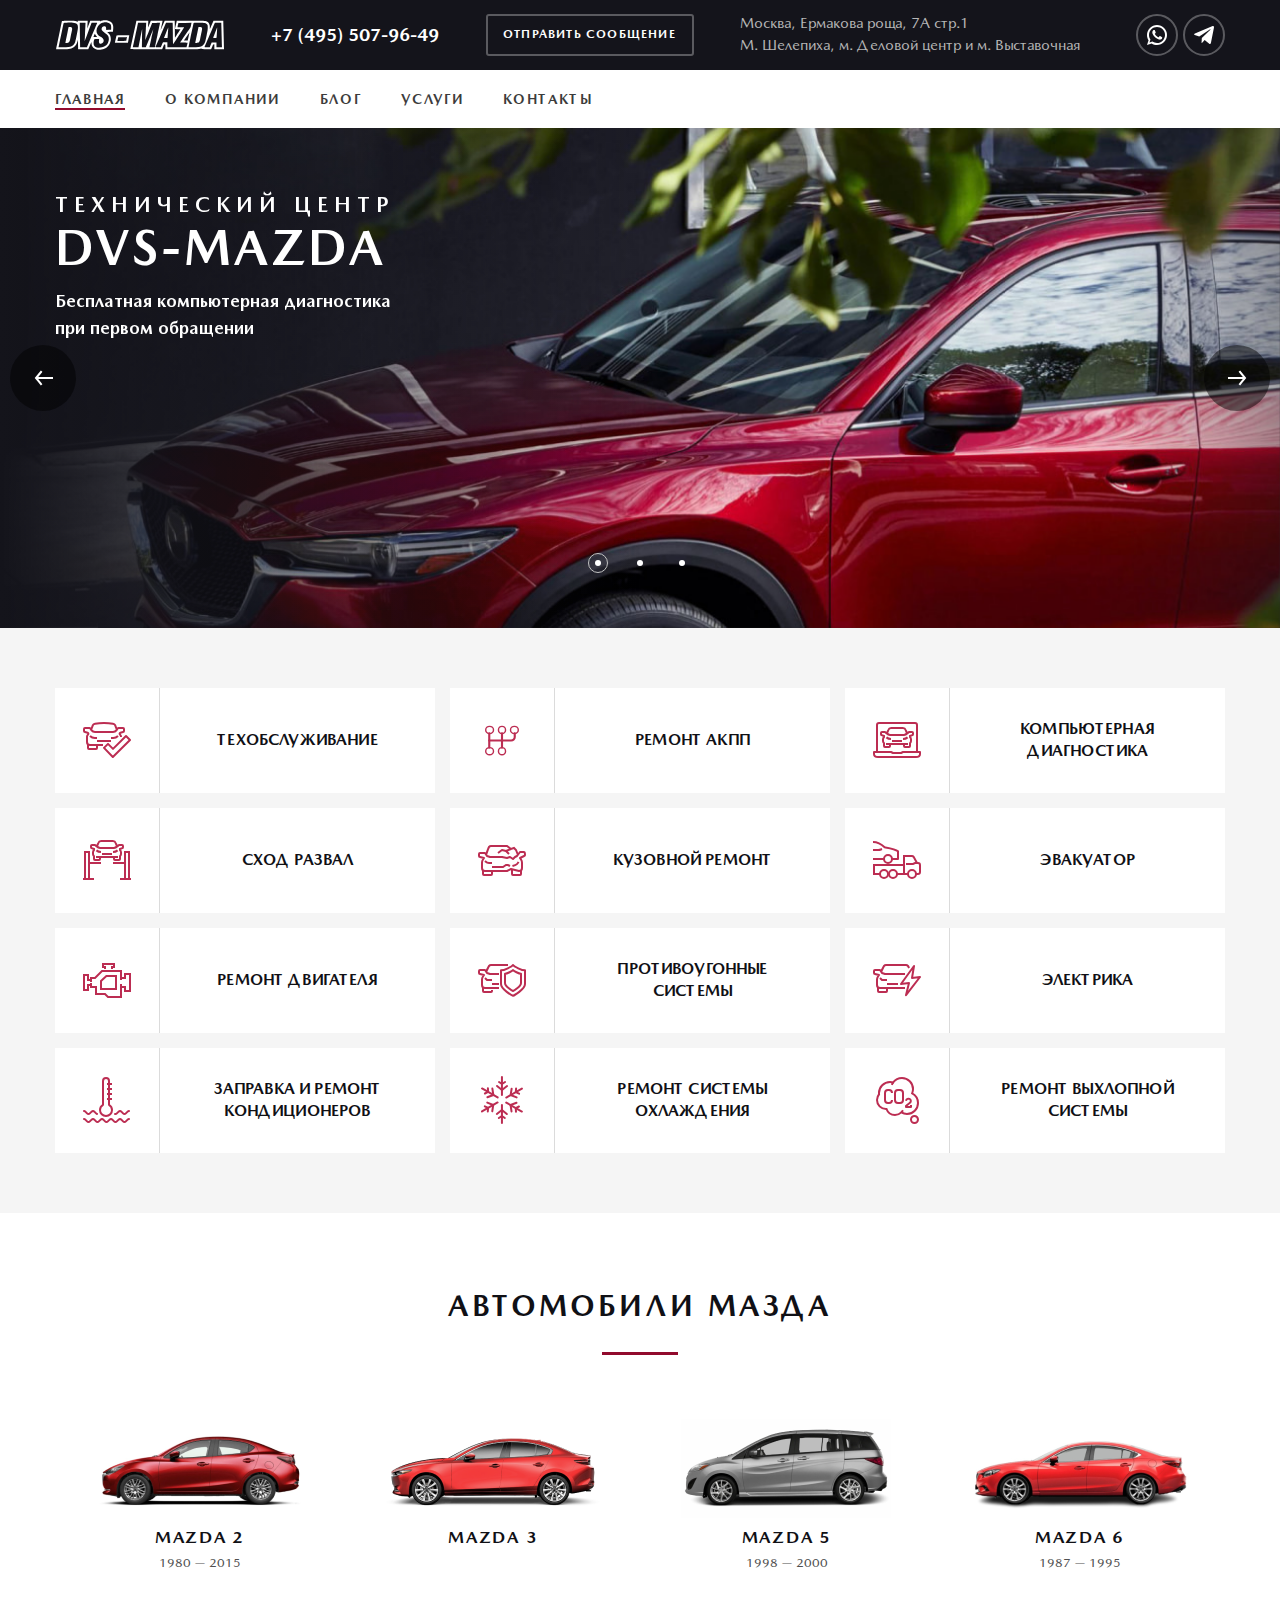
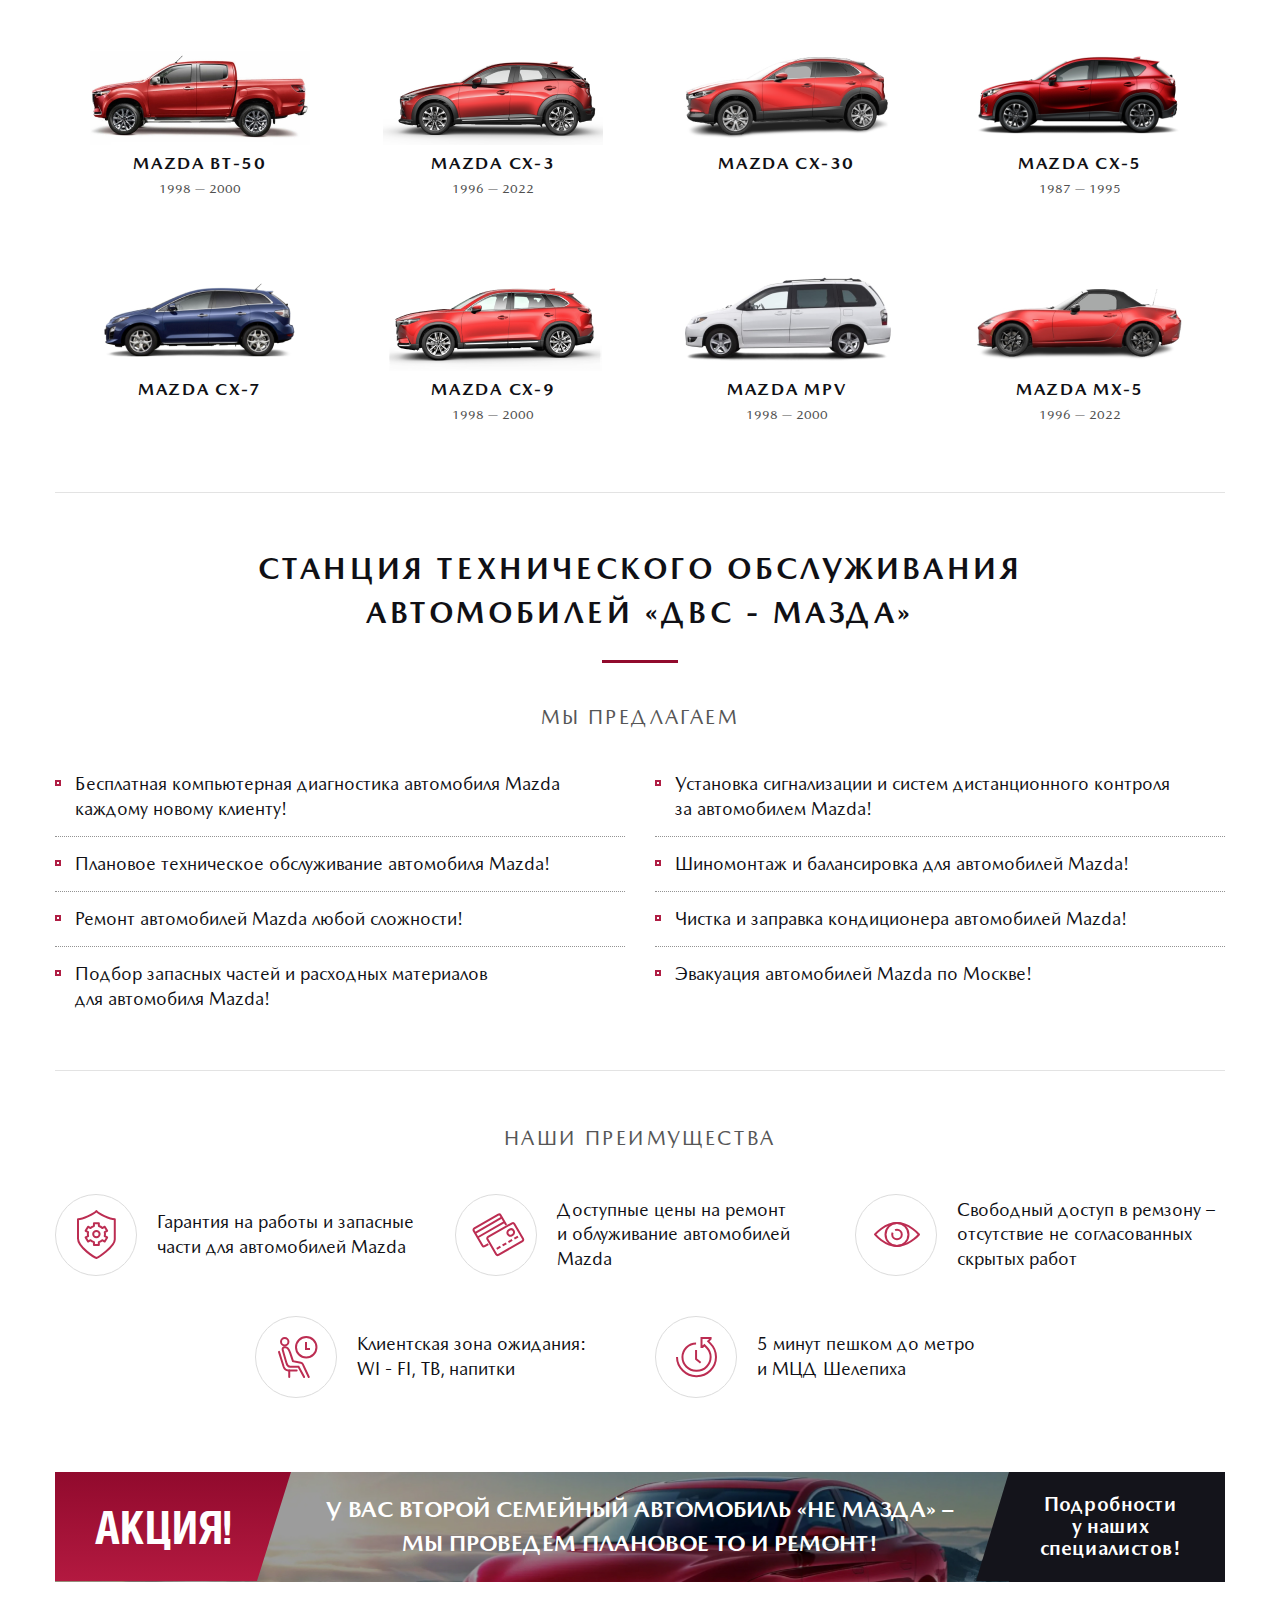
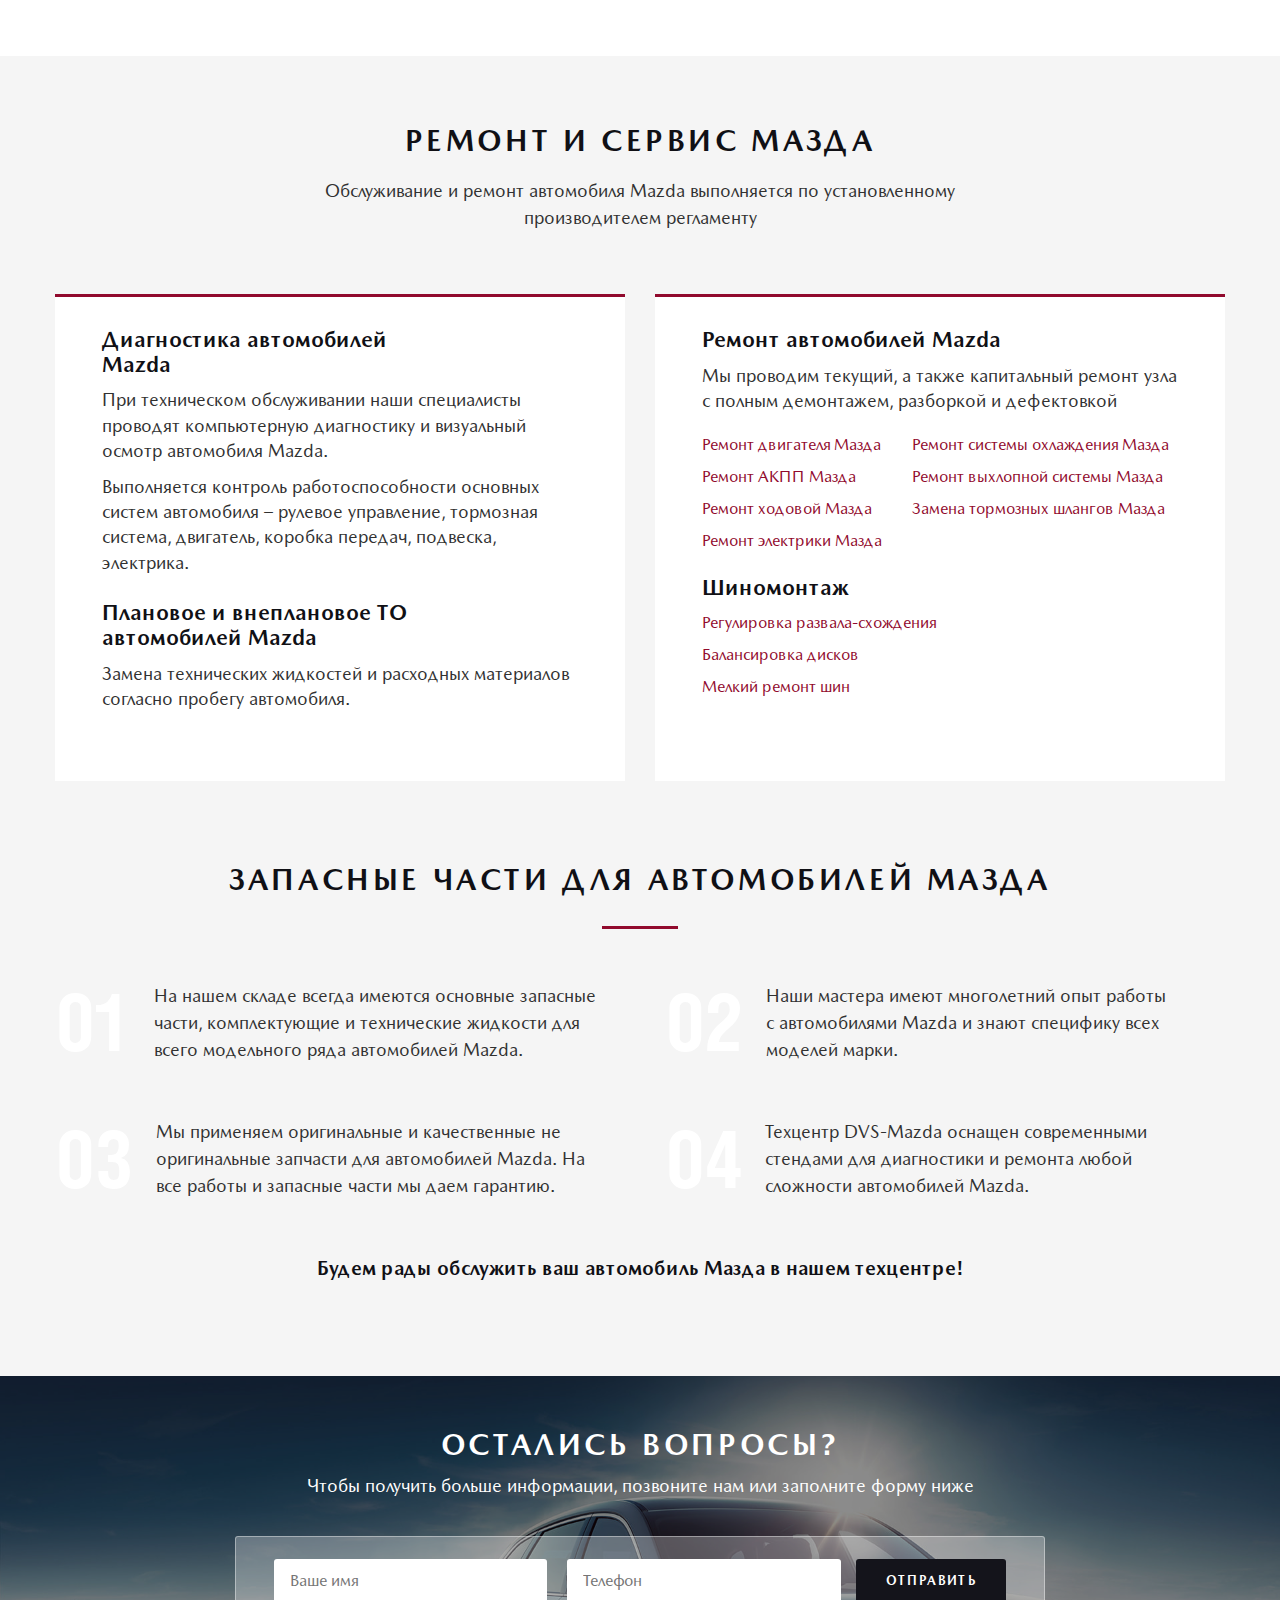
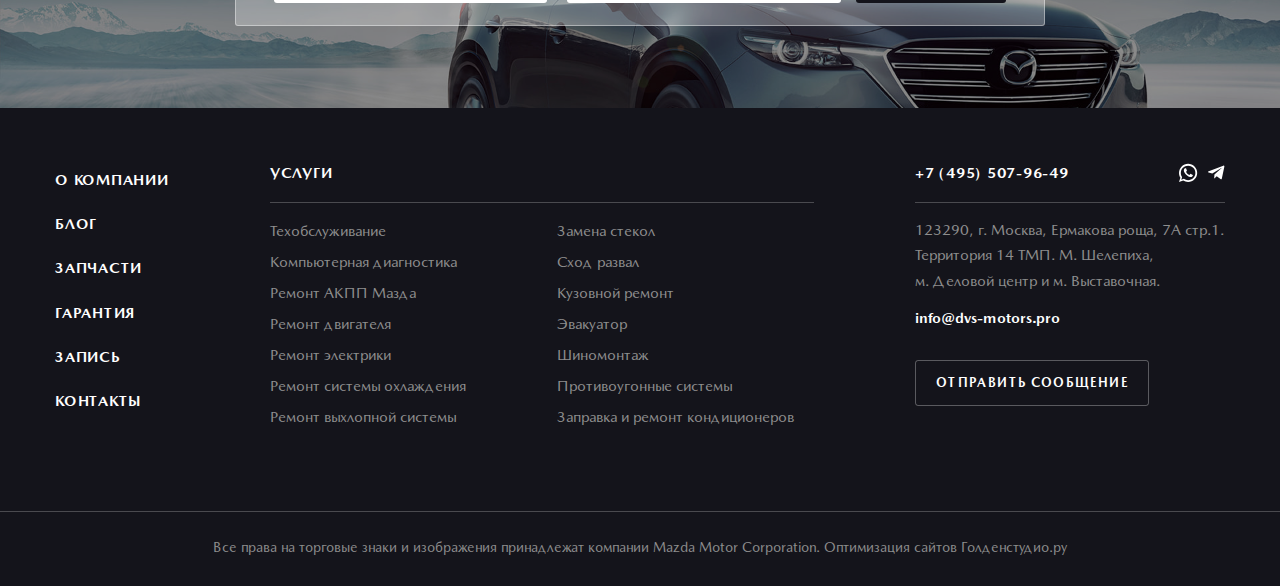
<file: index.html>
<!DOCTYPE html>
<html lang="ru">
<head>
  <meta charset="UTF-8">
  <meta name="viewport" content="width=device-width, initial-scale=1.0">
  <title>DVS-MAZDA - Технический центр автомобилей Mazda</title>
  <link rel="preload" href="./fonts/HeliosCond-Bold.woff2" as="font" crossorigin>
  <link rel="preload" href="./fonts/MazdaTypeCyrillic-Regular.woff2" as="font" crossorigin>
  <link rel="preload" href="./fonts/MazdaTypeCyrillic-Bold.woff2" as="font" crossorigin>
  <link rel="stylesheet" href="./css/normalize.css">
  <link rel="stylesheet" href="./css/index.css">
  <script src="./js/slider.js" defer></script>
  <script src="./js/script.js" defer></script>

</head>
<body>

  <header class="header">
    <div class="header__top">
      <div class="container header__top-container">
        <a class="header__logo header__link" href="./">
          <img class="header__logo-img" src="img/logo.svg" alt="Логотип техцентра DVS-MAZDA" width="169" height="30">
        </a>

        <a class="header__phone header__link" href="tel:+74955079649">+7 (495) 507-96-49</a>

        <button class="header__btn header__link js-message" type="button">отправить сообщение</button>

        <address class="header__address">Москва, Ермакова роща, 7А&nbsp;стр.1 М.&nbsp;Шелепиха,&nbsp;м.&nbsp;Деловой&nbsp;центр&nbsp;и&nbsp;м.&nbsp;Выставочная</address>

        <div class="header__icons icons">
          <a class="header__top-link icons__link icons__link--phone header__link" href="tel:+74955079649">
            <svg class="icons__icon icons__svg--phone"><use xlink:href="./img/sprite.svg#phone"></use></svg>
          </a>

          <button class="header__top-link icons__link icons__link--location header__link" type="button">
            <svg class="icons__icon icons__svg--location"><use xlink:href="./img/sprite.svg#location"></use></svg>
          </button>

          <a class="header__top-link icons__link header__link" href="#!">
            <svg class="icons__icon icons__svg--wa"><use xlink:href="./img/sprite.svg#wa"></use></svg>
          </a>

          <a class="header__top-link icons__link header__link" href="#!">
            <svg class="icons__icon icons__svg--tg"><use xlink:href="./img/sprite.svg#tg"></use></svg>
          </a>
        </div>

        <button class="burger header__link" type="button">
          <span class="burger__line"></span>
        </button>
      </div>
    </div>

    <nav class="header__nav nav">
      <div class="container nav__container">
        <ul class="nav__list">
          <li class="nav__item"><a class="nav__link nav__link--active" href="">Главная</a></li>
          <li class="nav__item"><a class="nav__link" href="#!">О компании</a></li>
          <li class="nav__item"><a class="nav__link" href="#!">Блог</a></li>
          <li class="nav__item"><a class="nav__link" href="#sevices">Услуги</a></li>
          <li class="nav__item"><a class="nav__link" href="#!">Контакты</a></li>
        </ul>

        <div class="header__icons icons">
          <a class="header__top-link icons__link icons__link--phone header__link" href="tel:+74955079649">
            <svg class="icons__icon icons__svg--phone"><use xlink:href="./img/sprite.svg#phone"></use></svg>
          </a>

          <button class="header__top-link icons__link icons__link--location header__link" type="button">
            <svg class="icons__icon icons__svg--location"><use xlink:href="./img/sprite.svg#location"></use></svg>
          </button>

          <a class="header__top-link icons__link header__link" href="#!">
            <svg class="icons__icon icons__svg--wa"><use xlink:href="./img/sprite.svg#wa"></use></svg>
          </a>

          <a class="header__top-link icons__link header__link" href="#!">
            <svg class="icons__icon icons__svg--tg"><use xlink:href="./img/sprite.svg#tg"></use></svg>
          </a>
        </div>
      </div>
    </nav>
  </header>

  <main>

    <section class="hero">
      <div class="hero__slider slider">
        <div class="slider__wrapper">
          <div class="slider__items">
            <div class="slider__item">
              <img class="slider__img" src="./img/hero-slide-01.jpg" alt="">
            </div>
            <div class="slider__item">
              <img class="slider__img" src="./img/hero-slide-02.jpg" alt="">
            </div>
            <div class="slider__item">
              <img class="slider__img" src="./img/hero-slide-03.jpg" alt="">
            </div>
          </div>
        </div>

        <button class="slider__btn slider__btn--prev" type="button" data-slide="prev" aria-label="Предыдущий слайд">
          <svg width="19" height="16" viewBox="0 0 19 16" fill="none" xmlns="http://www.w3.org/2000/svg">
            <path d="M7 2L2 8L7 14" stroke="currentColor" stroke-width="2" stroke-linecap="square"/>
            <line x1="4" y1="8" x2="18" y2="8" stroke="currentColor" stroke-width="2" stroke-linecap="square"/>
          </svg>  
        </button>

        <button class="slider__btn slider__btn--next" type="button" data-slide="next" aria-label="Следующий слайд">
          <svg width="19" height="16" viewBox="0 0 19 16" fill="none" xmlns="http://www.w3.org/2000/svg">
            <path d="M12 2L17 8L12 14" stroke="currentColor" stroke-width="2" stroke-linecap="square"/>
            <line x1="1" y1="-1" x2="15" y2="-1" transform="matrix(-1 0 0 1 16 9)" stroke="currentColor" stroke-width="2" stroke-linecap="square"/>
          </svg>
        </button>
      </div>
  
      <div class="hero__content">
        <div class="container hero__container">
          <h1 class="hero__title">Технический центр <span class="hero__title-name">DVS-MAZDA</span></h1>
          <p class="hero__text">Бесплатная компьютерная диагностика при&nbsp;первом обращении</p>
        </div>
      </div>
    </section>
  
    <section class="services section-color" id="sevices">
      <div class="container services__container">
        <ul class="services__list">
          <li class="services__item service">
            <a class="service__link" href="./service.html">
              <div class="service__wrapper">
                <div class="service__icon">
                  <svg class="service__icon-svg" width="48" height="36"><use xlink:href="./img/sprite.svg#ts"></use></svg>
                </div>
                <p class="service__title">ТЕХОБСЛУЖИВАНИЕ</p>
              </div>
            </a>
          </li>
          <li class="services__item service">
            <a class="service__link" href="./service.html">
              <div class="service__wrapper">
                <div class="service__icon">
                  <svg class="service__icon-svg" width="34" height="43"><use xlink:href="./img/sprite.svg#tr"></use></svg>
                </div>
                <p class="service__title">РЕМОНТ АКПП</p>
              </div>
            </a>
          </li>
          <li class="services__item service">
            <a class="service__link" href="./service.html">
              <div class="service__wrapper">
                <div class="service__icon">
                  <svg class="service__icon-svg" width="48" height="36"><use xlink:href="./img/sprite.svg#cd"></use></svg>
                </div>
                <p class="service__title">КОМПЬЮТЕРНАЯ ДИАГНОСТИКА</p>
              </div>
            </a>
          </li>
          <li class="services__item service">
            <a class="service__link" href="./service.html">
              <div class="service__wrapper">
                <div class="service__icon">
                  <svg class="service__icon-svg" width="48" height="40"><use xlink:href="./img/sprite.svg#cc"></use></svg>
                </div>
                <p class="service__title">СХОД РАЗВАЛ</p>
              </div>
            </a>
          </li>
          <li class="services__item service">
            <a class="service__link" href="./service.html">
              <div class="service__wrapper">
                <div class="service__icon">
                  <svg class="service__icon-svg" width="48" height="31"><use xlink:href="./img/sprite.svg#br"></use></svg>
                </div>
                <p class="service__title">КУЗОВНОЙ РЕМОНТ</p>
              </div>
            </a>
          </li>
          <li class="services__item service">
            <a class="service__link" href="./service.html">
              <div class="service__wrapper">
                <div class="service__icon">
                  <svg class="service__icon-svg" width="48" height="38"><use xlink:href="./img/sprite.svg#tt"></use></svg>
                </div>
                <p class="service__title">ЭВАКУАТОР</p>
              </div>
            </a>
          </li>
          <li class="services__item service">
            <a class="service__link" href="./service.html">
              <div class="service__wrapper">
                <div class="service__icon">
                  <svg class="service__icon-svg" width="48" height="35"><use xlink:href="./img/sprite.svg#er"></use></svg>
                </div>
                <p class="service__title">РЕМОНТ ДВИГАТЕЛЯ</p>
              </div>
            </a>
          </li>
          <li class="services__item service">
            <a class="service__link" href="./service.html">
              <div class="service__wrapper">
                <div class="service__icon">
                  <svg class="service__icon-svg" width="48" height="33"><use xlink:href="./img/sprite.svg#ats"></use></svg>
                </div>
                <p class="service__title">ПРОТИВОУГОННЫЕ СИСТЕМЫ</p>
              </div>
            </a>
          </li>
          <li class="services__item service">
            <a class="service__link" href="./service.html">
              <div class="service__wrapper">
                <div class="service__icon">
                  <svg class="service__icon-svg" width="48" height="33"><use xlink:href="./img/sprite.svg#el"></use></svg>
                </div>
                <p class="service__title">ЭЛЕКТРИКА</p>
              </div>
            </a>
          </li>
          <li class="services__item service">
            <a class="service__link" href="./service.html">
              <div class="service__wrapper">
                <div class="service__icon">
                  <svg class="service__icon-svg" width="48" height="46"><use xlink:href="./img/sprite.svg#rrac"></use></svg>
                </div>
                <p class="service__title">ЗАПРАВКА И РЕМОНТ КОНДИЦИОНЕРОВ</p>
              </div>
            </a>
          </li>
          <li class="services__item service">
            <a class="service__link" href="./service.html">
              <div class="service__wrapper">
                <div class="service__icon">
                  <svg class="service__icon-svg" width="42" height="48"><use xlink:href="./img/sprite.svg#rcs"></use></svg>
                </div>
                <p class="service__title">РЕМОНТ СИСТЕМЫ ОХЛАЖДЕНИЯ</p>
              </div>
            </a>
          </li>
          <li class="services__item service">
            <a class="service__link" href="./service.html">
              <div class="service__wrapper">
                <div class="service__icon">
                  <svg class="service__icon-svg" width="43" height="47"><use xlink:href="./img/sprite.svg#esr"></use></svg>
                </div>
                <p class="service__title">РЕМОНТ ВЫХЛОПНОЙ СИСТЕМЫ</p>
              </div>
            </a>
          </li>
        </ul>
      </div>
    </section>
  
    <section class="cars">
      <div class="container">
        <h2 class="h2 cars__title text-center title-border">АВТОМОБИЛИ МАЗДА</h2>
  
        <ul class="cars__list">
          <li class="cars__item car">
            <a class="car__link" href="./auto.html">
              <img class="car__img" src="./img/cars/mazda2.png" alt="Mazda 2" width="220" height="100">
              <h3 class="car__title">Mazda 2</h3>
              <p class="car__year">1980 — 2015</p>
            </a>
          </li>
          <li class="cars__item car">
            <a class="car__link" href="./auto.html">
              <img class="car__img" src="./img/cars/mazda3.png" alt="Mazda 3" width="220" height="100">
              <h3 class="car__title">Mazda 3</h3>
            </a>
          </li>
          <li class="cars__item car">
            <a class="car__link" href="./auto.html">
              <img class="car__img" src="./img/cars/mazda5.png" alt="Mazda 5" width="220" height="100">
              <h3 class="car__title">Mazda 5</h3>
              <p class="car__year">1998 — 2000</p>
            </a>
          </li>
          <li class="cars__item car">
            <a class="car__link" href="./auto.html">
              <img class="car__img" src="./img/cars/mazda6.png" alt="Mazda 6" width="220" height="100">
              <h3 class="car__title">Mazda 6</h3>
              <p class="car__year">1987 — 1995</p>
            </a>
          </li>
          <li class="cars__item car">
            <a class="car__link" href="./auto.html">
              <img class="car__img" src="./img/cars/mazda-bt-50.png" alt="Mazda BT-50" width="220" height="100">
              <h3 class="car__title">Mazda BT-50</h3>
              <p class="car__year">1998 — 2000</p>
            </a>
          </li>
          <li class="cars__item car">
            <a class="car__link" href="./auto.html">
              <img class="car__img" src="./img/cars/mazda-cx-3.png" alt="Mazda CX-3" width="220" height="100">
              <h3 class="car__title">Mazda CX-3</h3>
              <p class="car__year">1996 — 2022</p>
            </a>
          </li>
          <li class="cars__item car">
            <a class="car__link" href="./auto.html">
              <img class="car__img" src="./img/cars/mazda-cx-30.png" alt="Mazda CX-30" width="220" height="100">
              <h3 class="car__title">Mazda CX-30</h3>
            </a>
          </li>
          <li class="cars__item car">
            <a class="car__link" href="./auto.html">
              <img class="car__img" src="./img/cars/mazda-cx-5.png" alt="Mazda CX-5" width="220" height="100">
              <h3 class="car__title">Mazda CX-5</h3>
              <p class="car__year">1987 — 1995</p>
            </a>
          </li>
          <li class="cars__item car">
            <a class="car__link" href="./auto.html">
              <img class="car__img" src="./img/cars/mazda-cx-7.png" alt="Mazda CX-7" width="220" height="100">
              <h3 class="car__title">Mazda CX-7</h3>
            </a>
          </li>
          <li class="cars__item car">
            <a class="car__link" href="./auto.html">
              <img class="car__img" src="./img/cars/mazda-cx-9.png" alt="Mazda CX-9" width="220" height="100">
              <h3 class="car__title">Mazda CX-9</h3>
              <p class="car__year">1998 — 2000</p>
            </a>
          </li>
          <li class="cars__item car">
            <a class="car__link" href="./auto.html">
              <img class="car__img" src="./img/cars/mazda-mpv.png" alt="Mazda MPV" width="220" height="100">
              <h3 class="car__title">Mazda MPV</h3>
              <p class="car__year">1998 — 2000</p>
            </a>
          </li>
          <li class="cars__item car">
            <a class="car__link" href="./auto.html">
              <img class="car__img" src="./img/cars/mazda-mx-5.png" alt="Mazda MX-5" width="220" height="100">
              <h3 class="car__title">Mazda MX-5</h3>
              <p class="car__year">1996 — 2022</p>
            </a>
          </li>
        </ul>
      </div>
    </section>
  
    <section class="about">
      <div class="container">
        <div class="about__container">
          <h2 class="about__title h2 text-center title-border">СТАНЦИЯ ТЕХНИЧЕСКОГО ОБСЛУЖИВАНИЯ АВТОМОБИЛЕЙ «ДВС&nbsp;-&nbsp;МАЗДА»</h2>
        
          <h3 class="about__subtitle text-center">Мы предлагаем</h3>
          <ul class="about__offers offers">
            <li class="offers__item">Бесплатная компьютерная диагностика автомобиля Mazda каждому новому клиенту!</li>
            <li class="offers__item">Установка сигнализации и&nbsp;систем дистанционного контроля за&nbsp;автомобилем Mazda!</li>
            <li class="offers__item">Плановое техническое обслуживание автомобиля Mazda!</li>
            <li class="offers__item">Шиномонтаж и&nbsp;балансировка для&nbsp;автомобилей Mazda!</li>
            <li class="offers__item">Ремонт автомобилей Mazda любой сложности!</li>
            <li class="offers__item">Чистка и&nbsp;заправка кондиционера автомобилей Mazda!</li>
            <li class="offers__item">Подбор запасных частей и&nbsp;расходных материалов для&nbsp;автомобиля&nbsp;Mazda!</li>
            <li class="offers__item">Эвакуация автомобилей Mazda по&nbsp;Москве!</li>
          </ul>
        </div>
      </div>
    </section>
  
    <section class="benefits">
      <div class="container benefits__container">
        <h3 class="benefits__subtitle text-center">наши преимущества</h3>
        <ul class="benefits__list">
          <li class="benefits__item">
            <svg class="benefits__icon"><use xlink:href="./img/sprite.svg#benefit-01"></use></svg>
            Гарантия на работы и запасные части для&nbsp;автомобилей Mazda</li>
          <li class="benefits__item">
            <svg class="benefits__icon"><use xlink:href="./img/sprite.svg#benefit-02"></use></svg>
            Доступные цены на ремонт и&nbsp;облуживание автомобилей Mazda</li>
          <li class="benefits__item">
            <svg class="benefits__icon"><use xlink:href="./img/sprite.svg#benefit-03"></use></svg>
            Свободный доступ в ремзону – отсутствие не&nbsp;согласованных скрытых работ</li>
          <li class="benefits__item">
            <svg class="benefits__icon"><use xlink:href="./img/sprite.svg#benefit-04"></use></svg>
            Клиентская зона ожидания: WI&nbsp;-&nbsp;FI,&nbsp;ТВ, напитки</li>
          <li class="benefits__item">
            <svg class="benefits__icon"><use xlink:href="./img/sprite.svg#benefit-05"></use></svg>
            5 минут пешком до метро и&nbsp;МЦД&nbsp;Шелепиха</li>
        </ul>
  
        <div class="banner">
          <p class="banner__sale">Акция!</p>
          <p class="banner__decsription">У ВАС ВТОРОЙ СЕМЕЙНЫЙ АВТОМОБИЛЬ «НЕ МАЗДА» – МЫ&nbsp;ПРОВЕДЕМ ПЛАНОВОЕ ТО И&nbsp;РЕМОНТ!</p>
          <p class="banner__text"><span>Подробности у&nbsp;наших специалистов!</span></p>
        </div>
      </div>
    </section>
  
    <section class="repair section-color">
      <div class="container">
        <h2 class="h2 repair__title text-center">РЕМОНТ И СЕРВИС МАЗДА</h2>
        <p class="repair__description">Обслуживание и ремонт автомобиля Mazda выполняется по установленному производителем регламенту</p>
  
        <div class="two-blocks">
          <div class="two-blocks__item">
            <div class="repair__content">
              <h3 class="repair__content-title">Диагностика автомобилей Mazda</h3>
              <p class="repair__content-text">При техническом обслуживании наши специалисты проводят компьютерную диагностику и визуальный осмотр автомобиля Mazda.</p>
              <p class="repair__content-text">Выполняется контроль работоспособности основных систем автомобиля – рулевое управление, тормозная система, двигатель, коробка передач, подвеска, электрика.</p>
            </div>
  
            <div class="repair__content">
              <h3 class="repair__content-title">Плановое и внеплановое ТО автомобилей Mazda</h3>
              <p class="repair__content-text">Замена технических жидкостей и расходных материалов согласно пробегу автомобиля.</p>
            </div>
          </div>
  
          <div class="two-blocks__item">
            <div class="repair__content">
              <h3 class="repair__content-title">Ремонт автомобилей Mazda</h3>
              <p class="repair__content-text">Мы проводим текущий, а также капитальный ремонт узла с полным демонтажем, разборкой и дефектовкой</p>
              <ul class="repair__list repair__list--big">
                <li class="repair__list-item"><a class="repair__link" href="./service.html">Ремонт двигателя Мазда</a></li>
                <li class="repair__list-item"><a class="repair__link" href="./service.html">Ремонт системы охлаждения Мазда</a></li>
                <li class="repair__list-item"><a class="repair__link" href="./service.html">Ремонт АКПП Мазда</a></li>
                <li class="repair__list-item"><a class="repair__link" href="./service.html">Ремонт выхлопной системы Мазда</a></li>
                <li class="repair__list-item"><a class="repair__link" href="./service.html">Ремонт ходовой Мазда</a></li>
                <li class="repair__list-item"><a class="repair__link" href="./service.html">Замена тормозных шлангов Мазда</a></li>
                <li class="repair__list-item"><a class="repair__link" href="./service.html">Ремонт электрики Мазда</a></li>
              </ul>
            </div>
  
            <div class="repair__content">
              <h3 class="repair__content-title">Шиномонтаж</h3>
              <ul class="repair__list repair__list--small">
                <li class="repair__list-item"><a class="repair__link" href="./service.html">Регулировка развала-схождения</a></li>
                <li class="repair__list-item"><a class="repair__link" href="./service.html">Балансировка дисков</a></li>
                <li class="repair__list-item"><a class="repair__link" href="./service.html">Мелкий ремонт шин</a></li>
              </ul>
            </div>
          </div>
        </div>
      </div>
    </section>
  
    <section class="spare section-color">
      <div class="container">
        <h2 class="h2 spare__title text-center title-border">ЗАПАСНЫЕ ЧАСТИ ДЛЯ АВТОМОБИЛЕЙ МАЗДА</h2>
  
        <ol class="spare__list">
          <li class="spare__item">На нашем складе всегда имеются основные запасные части, комплектующие и технические жидкости для всего модельного ряда автомобилей Mazda.</li>
          <li class="spare__item">Наши мастера имеют многолетний опыт работы с&nbsp;автомобилями Mazda и знают специфику всех моделей марки.</li>
          <li class="spare__item">Мы применяем оригинальные и качественные не оригинальные запчасти для автомобилей Mazda. На все работы и запасные части мы даем гарантию.</li>
          <li class="spare__item">Техцентр DVS-Mazda оснащен современными стендами для диагностики и ремонта любой сложности&nbsp;автомобилей Mazda.</li>
        </ol>
      
        <p class="spare__text">Будем рады обслужить ваш автомобиль Мазда в нашем техцентре!</p>
      
      </div>
    </section>
  
    <section class="call">
      <div class="container call__container">
        <h2 class="h2 call__title text-center">остались вопросы?</h2>
        <p class="call__text">Чтобы получить больше информации, позвоните нам или  заполните форму ниже</p>
  
        <form class="call__form">
          <fieldset class="call__fieldset">
            <input class="call__input" type="text" placeholder="Ваше имя" required>
            <input class="call__input" type="text" placeholder="Телефон" required>
          </fieldset>
          <button class="call__submit btn" type="submit">отправить</button>
        </form>
      </div>
    </section>

  </main>

  <footer class="footer">
    <div class="container footer__container">
      <div class="footer__col">
        <ul class="footer__nav">
          <li class="footer__nav-item"><a class="footer__nav-link footer__link" href="#!">О КОМПАНИИ</a></li>
          <li class="footer__nav-item"><a class="footer__nav-link footer__link" href="#!">БЛОГ</a></li>
          <li class="footer__nav-item"><a class="footer__nav-link footer__link" href="#!">ЗАПЧАСТИ</a></li>
          <li class="footer__nav-item"><a class="footer__nav-link footer__link" href="#!">ГАРАНТИЯ</a></li>
          <li class="footer__nav-item"><a class="footer__nav-link footer__link" href="#!">ЗАПИСЬ</a></li>
          <li class="footer__nav-item"><a class="footer__nav-link footer__link" href="#!">Контакты</a></li>
        </ul>
      </div>

      <div class="footer__col">
        <p class="footer__title">УСЛУГИ</p>
        <ul class="footer__list">
          <li class="footer__item"><a class="footer__link" href="#!">Техобслуживание</a></li>
          <li class="footer__item"><a class="footer__link" href="#!">Замена стекол</a></li>
          <li class="footer__item"><a class="footer__link" href="#!">Компьютерная диагностика</a></li>
          <li class="footer__item"><a class="footer__link" href="#!">Сход развал</a></li>
          <li class="footer__item"><a class="footer__link" href="#!">Ремонт АКПП Мазда</a></li>
          <li class="footer__item"><a class="footer__link" href="#!">Кузовной ремонт</a></li>
          <li class="footer__item"><a class="footer__link" href="#!">Ремонт двигателя</a></li>
          <li class="footer__item"><a class="footer__link" href="#!">Эвакуатор</a></li>
          <li class="footer__item"><a class="footer__link" href="#!">Ремонт электрики</a></li>
          <li class="footer__item"><a class="footer__link" href="#!">Шиномонтаж</a></li>
          <li class="footer__item"><a class="footer__link" href="#!">Ремонт системы охлаждения</a></li>
          <li class="footer__item"><a class="footer__link" href="#!">Противоугонные системы</a></li>
          <li class="footer__item"><a class="footer__link" href="#!">Ремонт выхлопной системы</a></li>
          <li class="footer__item"><a class="footer__link" href="#!">Заправка и ремонт кондиционеров</a></li>
        </ul>
      </div>

      <div class="footer__col footer__col--contacts">
        <div class="footer__title footer__title--contacts">
          <a class="footer__phone footer__link" href="tel:+74955079649">+7 (495) 507-96-49</a>
          <div class="footer__social">
            <a class="footer__link" href="#!">
              <svg class="footer__social-icon" width="19" height="19" viewBox="0 0 19 19" fill="none" xmlns="http://www.w3.org/2000/svg">
                <path d="M13.4126 11.6891C13.64 11.8073 13.7855 11.871 13.8309 11.9619C13.8855 12.0619 13.8673 12.5166 13.64 13.0349C13.4581 13.5441 12.5124 14.0352 12.0941 14.0533C11.6758 14.0715 11.6667 14.3807 9.40249 13.3895C7.13826 12.3984 5.77426 9.97954 5.66514 9.82496C5.55602 9.67037 4.79218 8.57008 4.82855 7.4516C4.87402 6.34221 5.45599 5.8148 5.69242 5.59656C5.91066 5.36014 6.15618 5.33286 6.31076 5.36014H6.73815C6.87455 5.36014 7.06551 5.30558 7.23828 5.76934L7.86572 7.46979C7.92028 7.588 7.95665 7.7244 7.87481 7.86989L7.62929 8.24272L7.27466 8.62464C7.16554 8.73376 7.03823 8.85197 7.16554 9.0793C7.27466 9.31573 7.72932 10.0705 8.36585 10.6979C9.19335 11.4981 9.92081 11.7618 10.1391 11.88C10.3573 12.0074 10.4937 11.9892 10.6301 11.8437L11.3666 10.9889C11.5394 10.7616 11.6849 10.8161 11.8941 10.8889L13.4126 11.6891ZM9.09332 0.813477C10.2875 0.813477 11.4699 1.04868 12.5732 1.50566C13.6764 1.96265 14.6789 2.63246 15.5233 3.47685C16.3677 4.32124 17.0375 5.32368 17.4945 6.42693C17.9514 7.53019 18.1866 8.71264 18.1866 9.9068C18.1866 12.3185 17.2286 14.6314 15.5233 16.3367C13.8179 18.0421 11.505 19.0001 9.09332 19.0001C7.30194 19.0001 5.63786 18.4818 4.22839 17.5907L0 19.0001L1.40946 14.7717C0.518319 13.3623 0 11.6982 0 9.9068C0 7.4951 0.958043 5.18218 2.66337 3.47685C4.3687 1.77152 6.68162 0.813477 9.09332 0.813477ZM9.09332 2.63214C7.16396 2.63214 5.31362 3.39858 3.94936 4.76284C2.5851 6.1271 1.81866 7.97744 1.81866 9.9068C1.81866 11.4708 2.3097 12.9167 3.14629 14.0988L2.27333 16.7268L4.9013 15.8538C6.08343 16.6904 7.52927 17.1815 9.09332 17.1815C11.0227 17.1815 12.873 16.415 14.2373 15.0508C15.6015 13.6865 16.368 11.8362 16.368 9.9068C16.368 7.97744 15.6015 6.1271 14.2373 4.76284C12.873 3.39858 11.0227 2.63214 9.09332 2.63214Z" fill="currentColor"/>
              </svg>
            </a>
            <a class="footer__link" href="#!">
              <svg class="footer__social-icon" width="17" height="15" viewBox="0 0 17 15" fill="none" xmlns="http://www.w3.org/2000/svg">
                <path d="M6.1657 13.4622L6.42031 9.61577L13.404 3.3232C13.7132 3.0413 13.3403 2.9049 12.9311 3.15042L4.31066 8.59732L0.582401 7.41519C-0.217811 7.18786 -0.226905 6.63316 0.764267 6.23306L15.2863 0.631573C15.9501 0.331493 16.5866 0.795253 16.332 1.8137L13.8586 13.4622C13.6859 14.2897 13.1857 14.4898 12.4946 14.1079L8.73001 11.3253L6.92044 13.0803C6.7113 13.2895 6.53852 13.4622 6.1657 13.4622Z" fill="currentColor"/>
              </svg>
            </a>
          </div>
        </div>

        <address class="footer__address">123290, г. Москва, Ермакова роща, 7А стр.1. Территория 14&nbsp;ТМП. М.&nbsp;Шелепиха, м.&nbsp;Деловой центр и&nbsp;м.&nbsp;Выставочная.</address>
        
        <a class="footer__email footer__link" href="mailto:info@dvs-motors.pro">info@dvs-motors.pro</a>

        <button class="footer__send footer__link js-message" type="button">отправить сообщение</button>
      </div>
    </div>

    <div class="footer__copyright">
      <div class="container">
        <p class="footer__copyright-text">Все права на торговые знаки и изображения принадлежат компании Mazda Motor Corporation. Оптимизация сайтов Голденстудио.ру</p>
      </div>
    </div>
  </footer>

  <div class="modal">
    <div class="modal__main">
      <h2 class="modal__title text-center">Остались вопросы?</h2>
      <p class="modal__text text-center">Чтобы получить больше заполните и&nbsp;отправьте форму ниже</p>
      
      <div class="modal__container">
        <form class="modal__form">
          <fieldset class="modal__fieldset">
            <input class="modal__input" type="text" placeholder="Ваше имя" required>
            <input class="modal__input" type="text" placeholder="Телефон" required>
            <textarea class="modal__textarea" type="text" name="message" placeholder="Ваше сообщение" required></textarea>
          </fieldset>
          <button class="modal__submit btn" type="submit">отправить</button>
        </form>
      </div>

      <button class="modal__close">&#10006;</button>
    </div>
  </div>
  
</body>
</html>
</file>
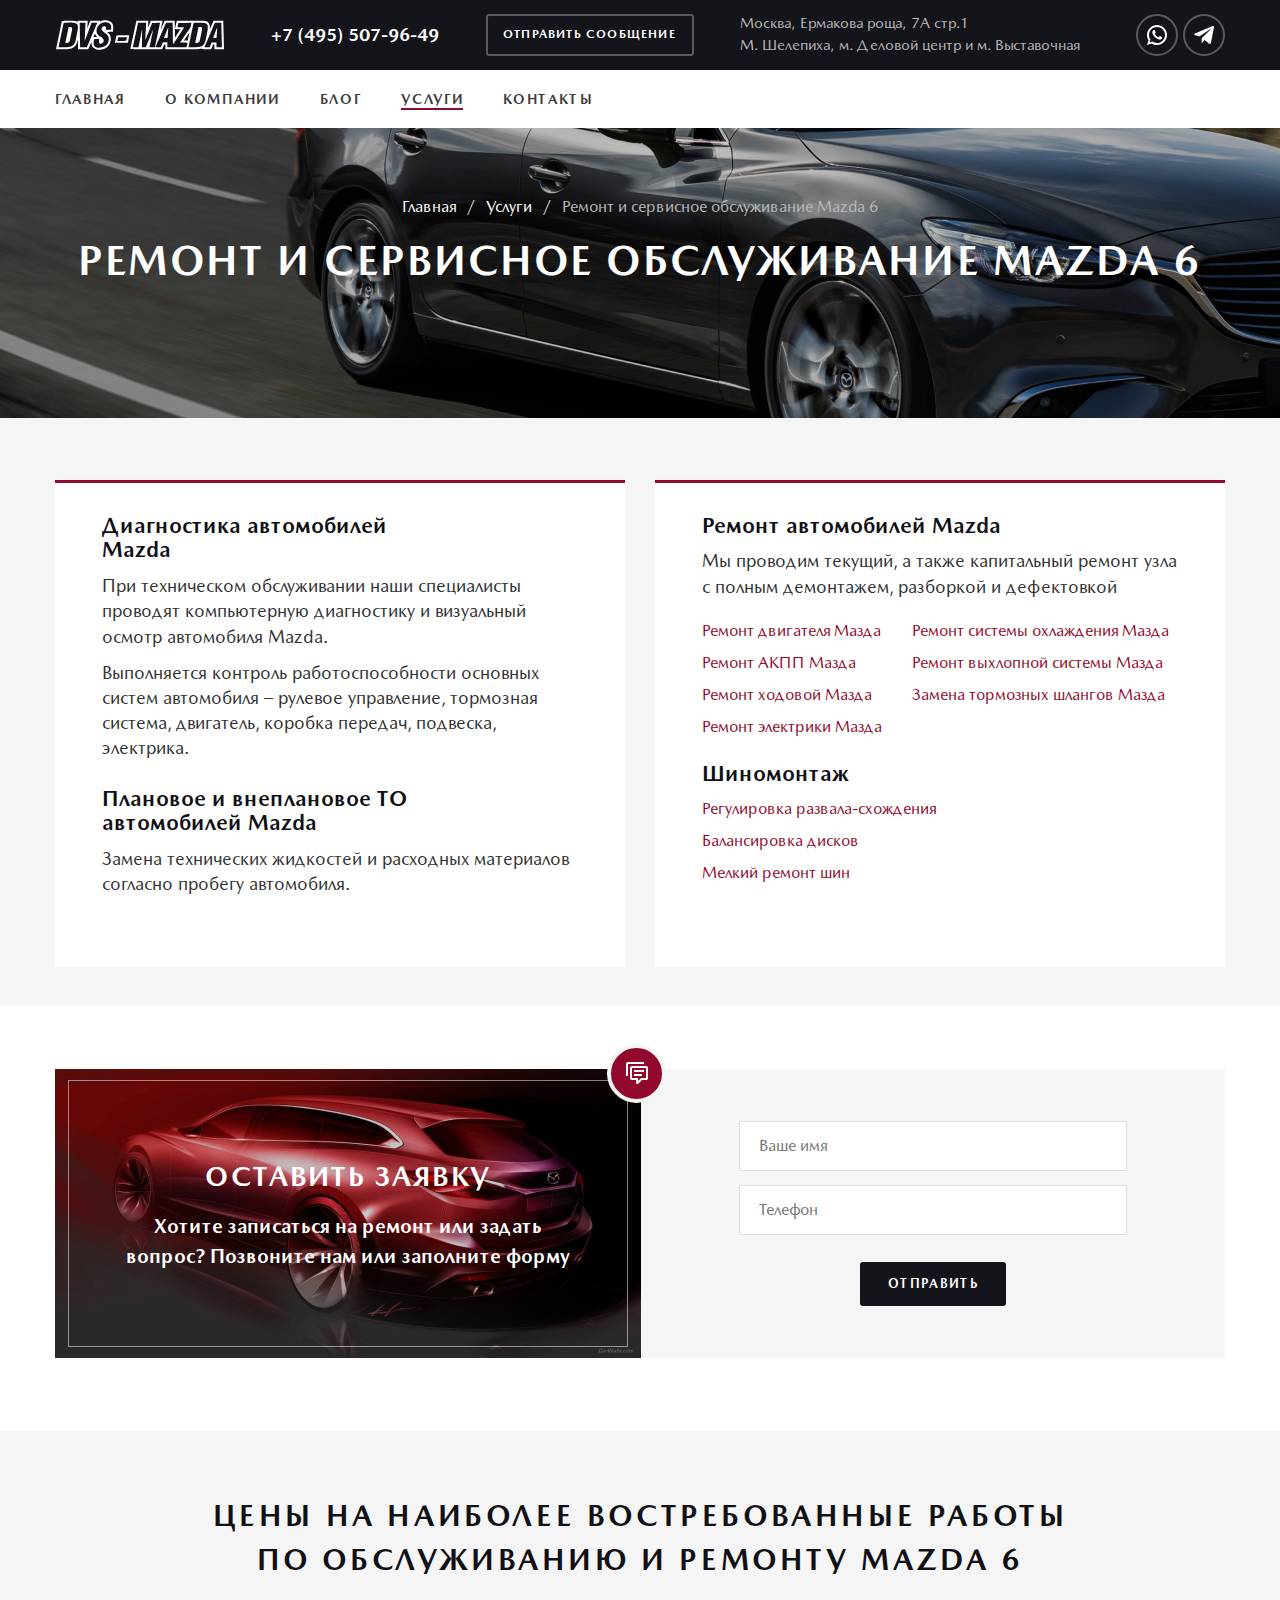
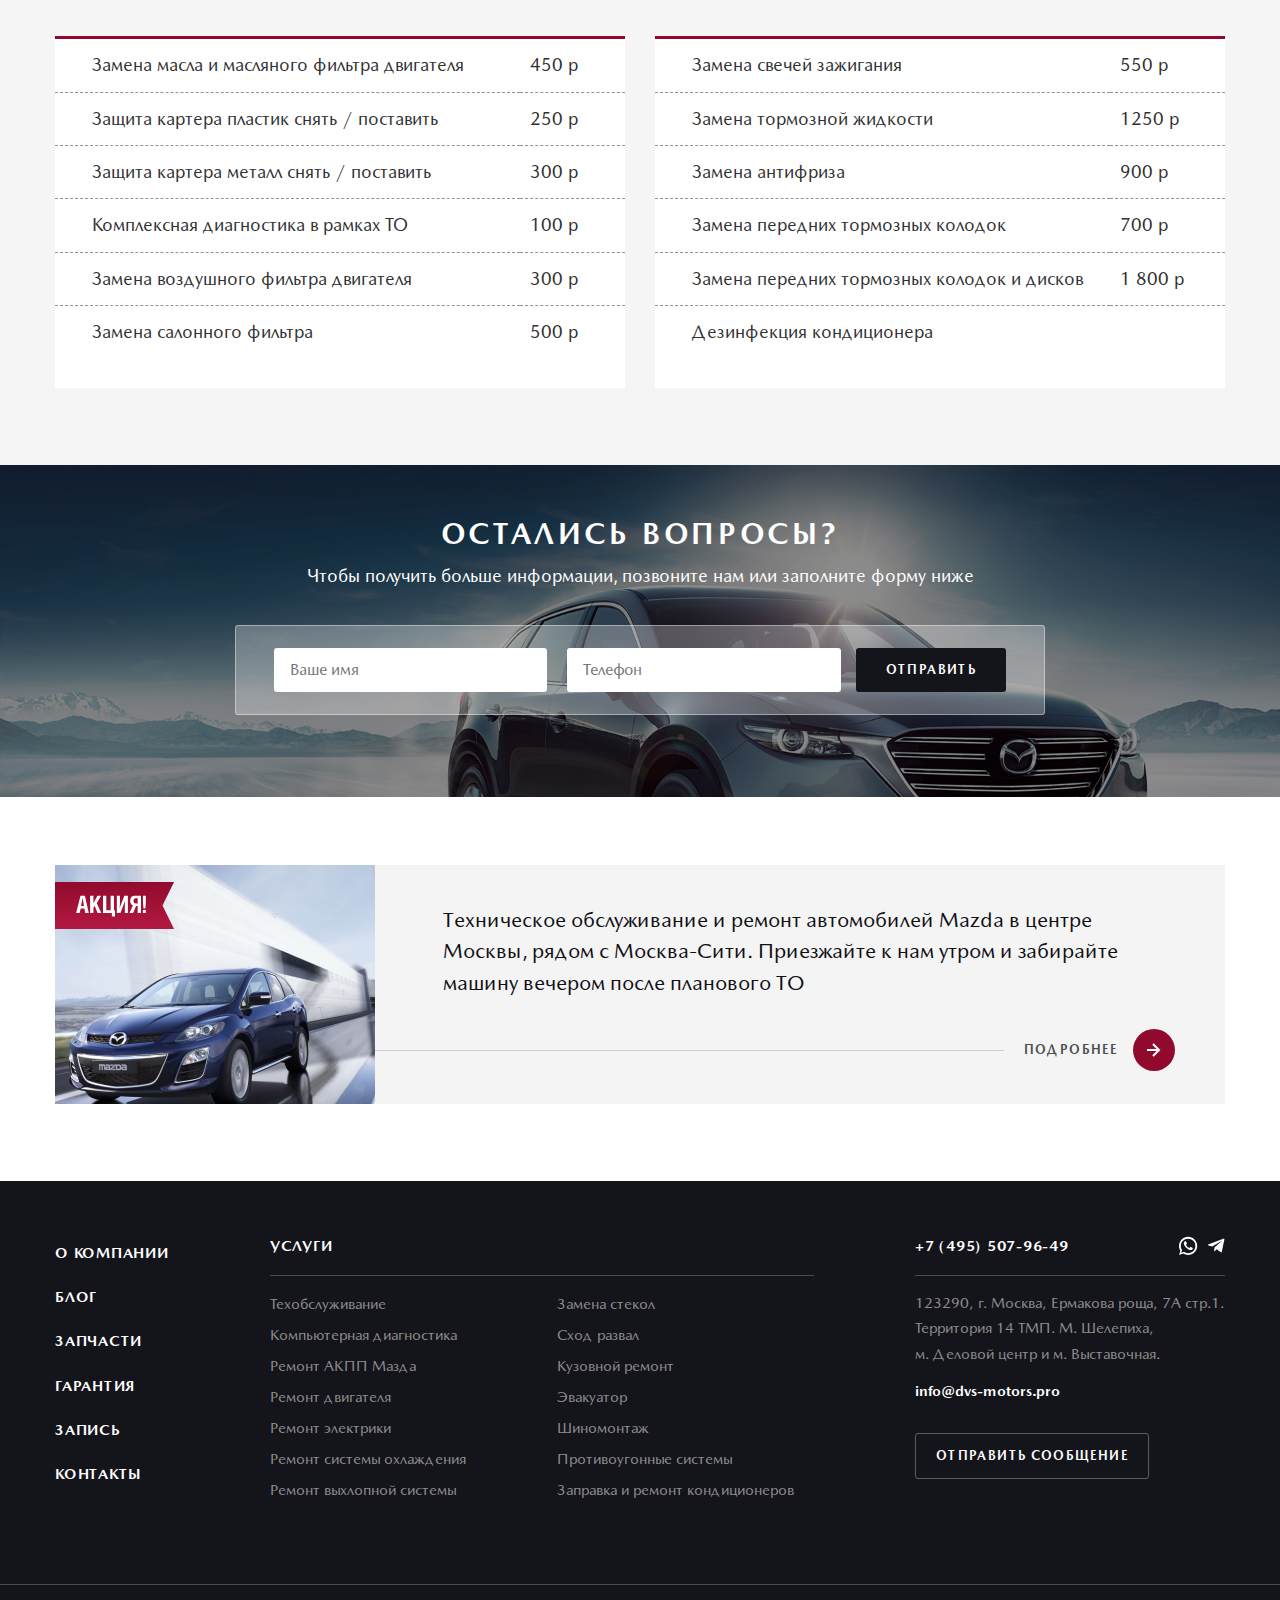
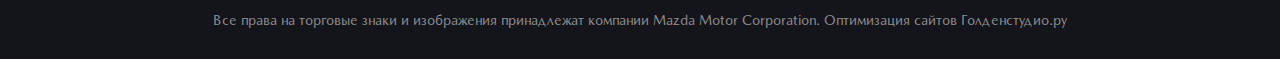
<file: auto.html>
<!DOCTYPE html>
<html lang="ru">
<head>
  <meta charset="UTF-8">
  <meta name="viewport" content="width=device-width, initial-scale=1.0">
  <title>DVS-MAZDA - Ремонт АКПП автомобиля Мазда</title>
  <link rel="preload" href="./fonts/HeliosCond-Bold.woff2" as="font" crossorigin>
  <link rel="preload" href="./fonts/MazdaTypeCyrillic-Regular.woff2" as="font" crossorigin>
  <link rel="preload" href="./fonts/MazdaTypeCyrillic-Bold.woff2" as="font" crossorigin>
  <link rel="stylesheet" href="./css/normalize.css">
  <link rel="stylesheet" href="./css/index.css">
  <script src="./js/script.js" defer></script>

</head>
<body>

  <header class="header">
    <div class="header__top">
      <div class="container header__top-container">
        <a class="header__logo header__link" href="./">
          <img class="header__logo-img" src="img/logo.svg" alt="Логотип техцентра DVS-MAZDA" width="169" height="30">
        </a>

        <a class="header__phone header__link" href="tel:+74955079649">+7 (495) 507-96-49</a>

        <button class="header__btn header__link js-message" type="button">отправить сообщение</button>

        <address class="header__address">Москва, Ермакова роща, 7А&nbsp;стр.1 М.&nbsp;Шелепиха,&nbsp;м.&nbsp;Деловой&nbsp;центр&nbsp;и&nbsp;м.&nbsp;Выставочная</address>

        <div class="header__icons icons">
          <a class="header__top-link icons__link icons__link--phone header__link" href="tel:+74955079649">
            <svg class="icons__icon icons__svg--phone"><use xlink:href="./img/sprite.svg#phone"></use></svg>
          </a>

          <button class="header__top-link icons__link icons__link--location header__link" type="button">
            <svg class="icons__icon icons__svg--location"><use xlink:href="./img/sprite.svg#location"></use></svg>
          </button>

          <a class="header__top-link icons__link header__link" href="#!">
            <svg class="icons__icon icons__svg--wa"><use xlink:href="./img/sprite.svg#wa"></use></svg>
          </a>

          <a class="header__top-link icons__link header__link" href="#!">
            <svg class="icons__icon icons__svg--tg"><use xlink:href="./img/sprite.svg#tg"></use></svg>
          </a>
        </div>

        <button class="burger header__link" type="button">
          <span class="burger__line"></span>
        </button>
      </div>
    </div>

    <nav class="header__nav nav">
      <div class="container nav__container">
        <ul class="nav__list">
          <li class="nav__item"><a class="nav__link" href="./index.html">Главная</a></li>
          <li class="nav__item"><a class="nav__link" href="#!">О компании</a></li>
          <li class="nav__item"><a class="nav__link" href="#!">Блог</a></li>
          <li class="nav__item"><a class="nav__link nav__link--active" href="#!">Услуги</a></li>
          <li class="nav__item"><a class="nav__link" href="#!">Контакты</a></li>
        </ul>

        <div class="header__icons icons">
          <a class="header__top-link icons__link icons__link--phone header__link" href="tel:+74955079649">
            <svg class="icons__icon icons__svg--phone"><use xlink:href="./img/sprite.svg#phone"></use></svg>
          </a>

          <button class="header__top-link icons__link icons__link--location header__link" type="button">
            <svg class="icons__icon icons__svg--location"><use xlink:href="./img/sprite.svg#location"></use></svg>
          </button>

          <a class="header__top-link icons__link header__link" href="#!">
            <svg class="icons__icon icons__svg--wa"><use xlink:href="./img/sprite.svg#wa"></use></svg>
          </a>

          <a class="header__top-link icons__link header__link" href="#!">
            <svg class="icons__icon icons__svg--tg"><use xlink:href="./img/sprite.svg#tg"></use></svg>
          </a>
        </div>
      </div>
    </nav>
  </header>

  <main>

    <section class="hero-page hero-page--car">
      <div class="container hero-page__container">
        <div class="breadcrumbs">
          <a class="breadcrumbs__link" href="./index.html">Главная</a>
          <span class="breadcrumbs__span">/</span>
          <a class="breadcrumbs__link" href="#!">Услуги</a>
          <span class="breadcrumbs__span">/</span>
          <span class="breadcrumbs__text">Ремонт и&nbsp;сервисное обслуживание Mazda&nbsp;6</span>
        </div>

        <h1 class="hero-page__title">Ремонт и&nbsp;сервисное обслуживание Mazda&nbsp;6</h1>
      </div>
    </section>

    <dvi class="page">
      <div class="repair section-color">
        <div class="container">
          <div class="two-blocks">
            <div class="two-blocks__item">
              <div class="repair__content">
                <h3 class="repair__content-title">Диагностика автомобилей Mazda</h3>
                <p class="repair__content-text">При техническом обслуживании наши специалисты проводят компьютерную диагностику и визуальный осмотр автомобиля Mazda.</p>
                <p class="repair__content-text">Выполняется контроль работоспособности основных систем автомобиля – рулевое управление, тормозная система, двигатель, коробка передач, подвеска, электрика.</p>
              </div>
    
              <div class="repair__content">
                <h3 class="repair__content-title">Плановое и внеплановое ТО автомобилей Mazda</h3>
                <p class="repair__content-text">Замена технических жидкостей и расходных материалов согласно пробегу автомобиля.</p>
              </div>
            </div>
    
            <div class="two-blocks__item">
              <div class="repair__content">
                <h3 class="repair__content-title">Ремонт автомобилей Mazda</h3>
                <p class="repair__content-text">Мы проводим текущий, а также капитальный ремонт узла с полным демонтажем, разборкой и дефектовкой</p>
                <ul class="repair__list repair__list--big">
                  <li class="repair__list-item"><a class="repair__link" href="./service.html">Ремонт двигателя Мазда</a></li>
                  <li class="repair__list-item"><a class="repair__link" href="./service.html">Ремонт системы охлаждения Мазда</a></li>
                  <li class="repair__list-item"><a class="repair__link" href="./service.html">Ремонт АКПП Мазда</a></li>
                  <li class="repair__list-item"><a class="repair__link" href="./service.html">Ремонт выхлопной системы Мазда</a></li>
                  <li class="repair__list-item"><a class="repair__link" href="./service.html">Ремонт ходовой Мазда</a></li>
                  <li class="repair__list-item"><a class="repair__link" href="./service.html">Замена тормозных шлангов Мазда</a></li>
                  <li class="repair__list-item"><a class="repair__link" href="./service.html">Ремонт электрики Мазда</a></li>
                </ul>
              </div>
    
              <div class="repair__content">
                <h3 class="repair__content-title">Шиномонтаж</h3>
                <ul class="repair__list repair__list--small">
                  <li class="repair__list-item"><a class="repair__link" href="./service.html">Регулировка развала-схождения</a></li>
                  <li class="repair__list-item"><a class="repair__link" href="./service.html">Балансировка дисков</a></li>
                  <li class="repair__list-item"><a class="repair__link" href="./service.html">Мелкий ремонт шин</a></li>
                </ul>
              </div>
            </div>
          </div>
        </div>
      </div>

      <div class="page__form">
        <div class="container">
          <div class="request">
            <div class="request__left">
              <img class="request__img" src="./img/request-img.jpg" alt="Изображение автомобиля Мазда" width="586" height="289">
              <div class="request__content">
                <p class="request__content-title">оставить заявку</p>
                <p class="request__content-subtitle">Хотите записаться на ремонт или задать вопрос? Позвоните нам или заполните форму</p>
              </div>
            </div>
            <div class="request__form-wrap">
              <form class="request__form">
                <input class="request__input" type="text" name="name" required aria-label="Введите ваше имя" placeholder="Ваше имя">
                <input class="request__input" type="phone" name="phone" required aria-label="Введите ваш телефон" placeholder="Телефон">
                <button class="request__submit btn" type="submit">отправить</button>
              </form>
            </div>
          </div>
        </div>
      </div>

      <section class="price section-color">
        <div class="container">
          <h2 class="h2 price__title text-center">Цены на&nbsp;наиболее востребованные работы по&nbsp;обслуживанию и&nbsp;ремонту Mazda&nbsp;6</h2>
    
          <div class="two-blocks">
            <div class="two-blocks__item">
              <div class="price__content">
                <table class="price__table table">
                  <tr class="table__row">
                    <td class="table__row-item table__row-item--left"><span class="table__span">Замена масла и масляного фильтра двигателя</span></td>
                    <td class="table__row-item table__row-item--right"><span class="table__span">450&nbsp;р</span></td>
                  </tr>

                  <tr class="table__row">
                    <td class="table__row-item table__row-item--left"><span class="table__span">Защита картера пластик снять / поставить</span></td>
                    <td class="table__row-item table__row-item--right"><span class="table__span">250&nbsp;р</span></td>
                  </tr>

                  <tr class="table__row">
                    <td class="table__row-item table__row-item--left"><span class="table__span">Защита картера металл снять / поставить</span></td>
                    <td class="table__row-item table__row-item--right"><span class="table__span">300&nbsp;р</span></td>
                  </tr>

                  <tr class="table__row">
                    <td class="table__row-item table__row-item--left"><span class="table__span">Комплексная диагностика в рамках ТО</span></td>
                    <td class="table__row-item table__row-item--right"><span class="table__span">100&nbsp;р</span></td>
                  </tr>

                  <tr class="table__row">
                    <td class="table__row-item table__row-item--left"><span class="table__span">Замена воздушного фильтра двигателя</span></td>
                    <td class="table__row-item table__row-item--right"><span class="table__span">300&nbsp;р</span></td>
                  </tr>

                  <tr class="table__row">
                    <td class="table__row-item table__row-item--left"><span class="table__span">Замена салонного фильтра</span></td>
                    <td class="table__row-item table__row-item--right"><span class="table__span">500&nbsp;р</span></td>
                  </tr>
                </table>
              </div>
            </div>
    
            <div class="two-blocks__item">
              <div class="price__content">
                <table class="price__table table">
                  <tr class="table__row">
                    <td class="table__row-item table__row-item--left"><span class="table__span">Замена свечей зажигания</span></td>
                    <td class="table__row-item table__row-item--right"><span class="table__span">550&nbsp;р</span></td>
                  </tr>

                  <tr class="table__row">
                    <td class="table__row-item table__row-item--left"><span class="table__span">Замена тормозной жидкости</span></td>
                    <td class="table__row-item table__row-item--right"><span class="table__span">1250&nbsp;р</span></td>
                  </tr>

                  <tr class="table__row">
                    <td class="table__row-item table__row-item--left"><span class="table__span">Замена антифриза</span></td>
                    <td class="table__row-item table__row-item--right"><span class="table__span">900&nbsp;р</span></td>
                  </tr>

                  <tr class="table__row">
                    <td class="table__row-item table__row-item--left"><span class="table__span">Замена передних тормозных колодок</span></td>
                    <td class="table__row-item table__row-item--right"><span class="table__span">700&nbsp;р</span></td>
                  </tr>

                  <tr class="table__row">
                    <td class="table__row-item table__row-item--left"><span class="table__span">Замена передних тормозных колодок и&nbsp;дисков</span></td>
                    <td class="table__row-item table__row-item--right"><span class="table__span">1&nbsp;800&nbsp;р</span></td>
                  </tr>

                  <tr class="table__row">
                    <td class="table__row-item table__row-item--left"><span class="table__span">Дезинфекция кондиционера</span></td>
                    <td class="table__row-item table__row-item--right"><span class="table__span"> </span></td>
                  </tr>
                </table>
              </div>
            </div>
          </div>
        </div>
      </section>
    </dvi>

    <section class="call">
      <div class="container call__container">
        <h2 class="h2 call__title text-center">остались вопросы?</h2>
        <p class="call__text">Чтобы получить больше информации, позвоните нам или  заполните форму ниже</p>
  
        <form class="call__form">
          <fieldset class="call__fieldset">
            <input class="call__input" type="text" placeholder="Ваше имя" required>
            <input class="call__input" type="text" placeholder="Телефон" required>
          </fieldset>
          <button class="call__submit btn" type="submit">отправить</button>
        </form>
      </div>
    </section>

    <div class="action">
      <div class="container">
        <div class="action__container">
          <div class="action__img-wrap">
            <img class="action__img" src="./img/action-img.jpg" alt="Фото автомобиля Мазда" width="320" height="239">
            <span class="action__banner"></span>
          </div>
  
          <div class="action__content">
            <p class="action__text">Техническое обслуживание и ремонт автомобилей Mazda в центре Москвы, рядом с Москва-Сити. Приезжайте к нам утром и забирайте машину вечером после планового ТО</p>
            <div class="action__more">
              <a class="action__more-link" href="#!">Подробнее 
                <span class="action__arrow">
                  <svg class="action__icon" width="14" height="14" viewBox="0 0 14 14" fill="none" xmlns="http://www.w3.org/2000/svg">
                    <path d="M6 1L12 7L6 13" stroke="currentColor" stroke-width="2"/>
                    <line x1="11" y1="7" x2="-8.74228e-08" y2="7" stroke="currentColor" stroke-width="2"/>
                  </svg>                
                </span>
              </a>
            </div>
          </div>
        </div>
      </div>
    </div>

  </main>

  <footer class="footer">
    <div class="container footer__container">
      <div class="footer__col">
        <ul class="footer__nav">
          <li class="footer__nav-item"><a class="footer__nav-link footer__link" href="#!">О КОМПАНИИ</a></li>
          <li class="footer__nav-item"><a class="footer__nav-link footer__link" href="#!">БЛОГ</a></li>
          <li class="footer__nav-item"><a class="footer__nav-link footer__link" href="#!">ЗАПЧАСТИ</a></li>
          <li class="footer__nav-item"><a class="footer__nav-link footer__link" href="#!">ГАРАНТИЯ</a></li>
          <li class="footer__nav-item"><a class="footer__nav-link footer__link" href="#!">ЗАПИСЬ</a></li>
          <li class="footer__nav-item"><a class="footer__nav-link footer__link" href="#!">Контакты</a></li>
        </ul>
      </div>

      <div class="footer__col">
        <p class="footer__title">УСЛУГИ</p>
        <ul class="footer__list">
          <li class="footer__item"><a class="footer__link" href="#!">Техобслуживание</a></li>
          <li class="footer__item"><a class="footer__link" href="#!">Замена стекол</a></li>
          <li class="footer__item"><a class="footer__link" href="#!">Компьютерная диагностика</a></li>
          <li class="footer__item"><a class="footer__link" href="#!">Сход развал</a></li>
          <li class="footer__item"><a class="footer__link" href="#!">Ремонт АКПП Мазда</a></li>
          <li class="footer__item"><a class="footer__link" href="#!">Кузовной ремонт</a></li>
          <li class="footer__item"><a class="footer__link" href="#!">Ремонт двигателя</a></li>
          <li class="footer__item"><a class="footer__link" href="#!">Эвакуатор</a></li>
          <li class="footer__item"><a class="footer__link" href="#!">Ремонт электрики</a></li>
          <li class="footer__item"><a class="footer__link" href="#!">Шиномонтаж</a></li>
          <li class="footer__item"><a class="footer__link" href="#!">Ремонт системы охлаждения</a></li>
          <li class="footer__item"><a class="footer__link" href="#!">Противоугонные системы</a></li>
          <li class="footer__item"><a class="footer__link" href="#!">Ремонт выхлопной системы</a></li>
          <li class="footer__item"><a class="footer__link" href="#!">Заправка и ремонт кондиционеров</a></li>
        </ul>
      </div>

      <div class="footer__col footer__col--contacts">
        <div class="footer__title footer__title--contacts">
          <a class="footer__phone footer__link" href="tel:+74955079649">+7 (495) 507-96-49</a>
          <div class="footer__social">
            <a class="footer__link" href="#!">
              <svg class="footer__social-icon" width="19" height="19" viewBox="0 0 19 19" fill="none" xmlns="http://www.w3.org/2000/svg">
                <path d="M13.4126 11.6891C13.64 11.8073 13.7855 11.871 13.8309 11.9619C13.8855 12.0619 13.8673 12.5166 13.64 13.0349C13.4581 13.5441 12.5124 14.0352 12.0941 14.0533C11.6758 14.0715 11.6667 14.3807 9.40249 13.3895C7.13826 12.3984 5.77426 9.97954 5.66514 9.82496C5.55602 9.67037 4.79218 8.57008 4.82855 7.4516C4.87402 6.34221 5.45599 5.8148 5.69242 5.59656C5.91066 5.36014 6.15618 5.33286 6.31076 5.36014H6.73815C6.87455 5.36014 7.06551 5.30558 7.23828 5.76934L7.86572 7.46979C7.92028 7.588 7.95665 7.7244 7.87481 7.86989L7.62929 8.24272L7.27466 8.62464C7.16554 8.73376 7.03823 8.85197 7.16554 9.0793C7.27466 9.31573 7.72932 10.0705 8.36585 10.6979C9.19335 11.4981 9.92081 11.7618 10.1391 11.88C10.3573 12.0074 10.4937 11.9892 10.6301 11.8437L11.3666 10.9889C11.5394 10.7616 11.6849 10.8161 11.8941 10.8889L13.4126 11.6891ZM9.09332 0.813477C10.2875 0.813477 11.4699 1.04868 12.5732 1.50566C13.6764 1.96265 14.6789 2.63246 15.5233 3.47685C16.3677 4.32124 17.0375 5.32368 17.4945 6.42693C17.9514 7.53019 18.1866 8.71264 18.1866 9.9068C18.1866 12.3185 17.2286 14.6314 15.5233 16.3367C13.8179 18.0421 11.505 19.0001 9.09332 19.0001C7.30194 19.0001 5.63786 18.4818 4.22839 17.5907L0 19.0001L1.40946 14.7717C0.518319 13.3623 0 11.6982 0 9.9068C0 7.4951 0.958043 5.18218 2.66337 3.47685C4.3687 1.77152 6.68162 0.813477 9.09332 0.813477ZM9.09332 2.63214C7.16396 2.63214 5.31362 3.39858 3.94936 4.76284C2.5851 6.1271 1.81866 7.97744 1.81866 9.9068C1.81866 11.4708 2.3097 12.9167 3.14629 14.0988L2.27333 16.7268L4.9013 15.8538C6.08343 16.6904 7.52927 17.1815 9.09332 17.1815C11.0227 17.1815 12.873 16.415 14.2373 15.0508C15.6015 13.6865 16.368 11.8362 16.368 9.9068C16.368 7.97744 15.6015 6.1271 14.2373 4.76284C12.873 3.39858 11.0227 2.63214 9.09332 2.63214Z" fill="currentColor"/>
              </svg>
            </a>
            <a class="footer__link" href="#!">
              <svg class="footer__social-icon" width="17" height="15" viewBox="0 0 17 15" fill="none" xmlns="http://www.w3.org/2000/svg">
                <path d="M6.1657 13.4622L6.42031 9.61577L13.404 3.3232C13.7132 3.0413 13.3403 2.9049 12.9311 3.15042L4.31066 8.59732L0.582401 7.41519C-0.217811 7.18786 -0.226905 6.63316 0.764267 6.23306L15.2863 0.631573C15.9501 0.331493 16.5866 0.795253 16.332 1.8137L13.8586 13.4622C13.6859 14.2897 13.1857 14.4898 12.4946 14.1079L8.73001 11.3253L6.92044 13.0803C6.7113 13.2895 6.53852 13.4622 6.1657 13.4622Z" fill="currentColor"/>
              </svg>
            </a>
          </div>
        </div>

        <address class="footer__address">123290, г. Москва, Ермакова роща, 7А стр.1. Территория 14&nbsp;ТМП. М.&nbsp;Шелепиха, м.&nbsp;Деловой центр и&nbsp;м.&nbsp;Выставочная.</address>
        
        <a class="footer__email footer__link" href="mailto:info@dvs-motors.pro">info@dvs-motors.pro</a>

        <button class="footer__send footer__link js-message" type="button">отправить сообщение</button>
      </div>
    </div>

    <div class="footer__copyright">
      <div class="container">
        <p class="footer__copyright-text">Все права на торговые знаки и изображения принадлежат компании Mazda Motor Corporation. Оптимизация сайтов Голденстудио.ру</p>
      </div>
    </div>
  </footer>

  <div class="modal">
    <div class="modal__main">
      <h2 class="modal__title text-center">Остались вопросы?</h2>
      <p class="modal__text text-center">Чтобы получить больше заполните и&nbsp;отправьте форму ниже</p>
      
      <div class="modal__container">
        <form class="modal__form">
          <fieldset class="modal__fieldset">
            <input class="modal__input" type="text" placeholder="Ваше имя" required>
            <input class="modal__input" type="text" placeholder="Телефон" required>
            <textarea class="modal__textarea" type="text" name="message" placeholder="Ваше сообщение" required></textarea>
          </fieldset>
          <button class="modal__submit btn" type="submit">отправить</button>
        </form>
      </div>

      <button class="modal__close">&#10006;</button>
    </div>
  </div>
  
</body>
</html>
</file>
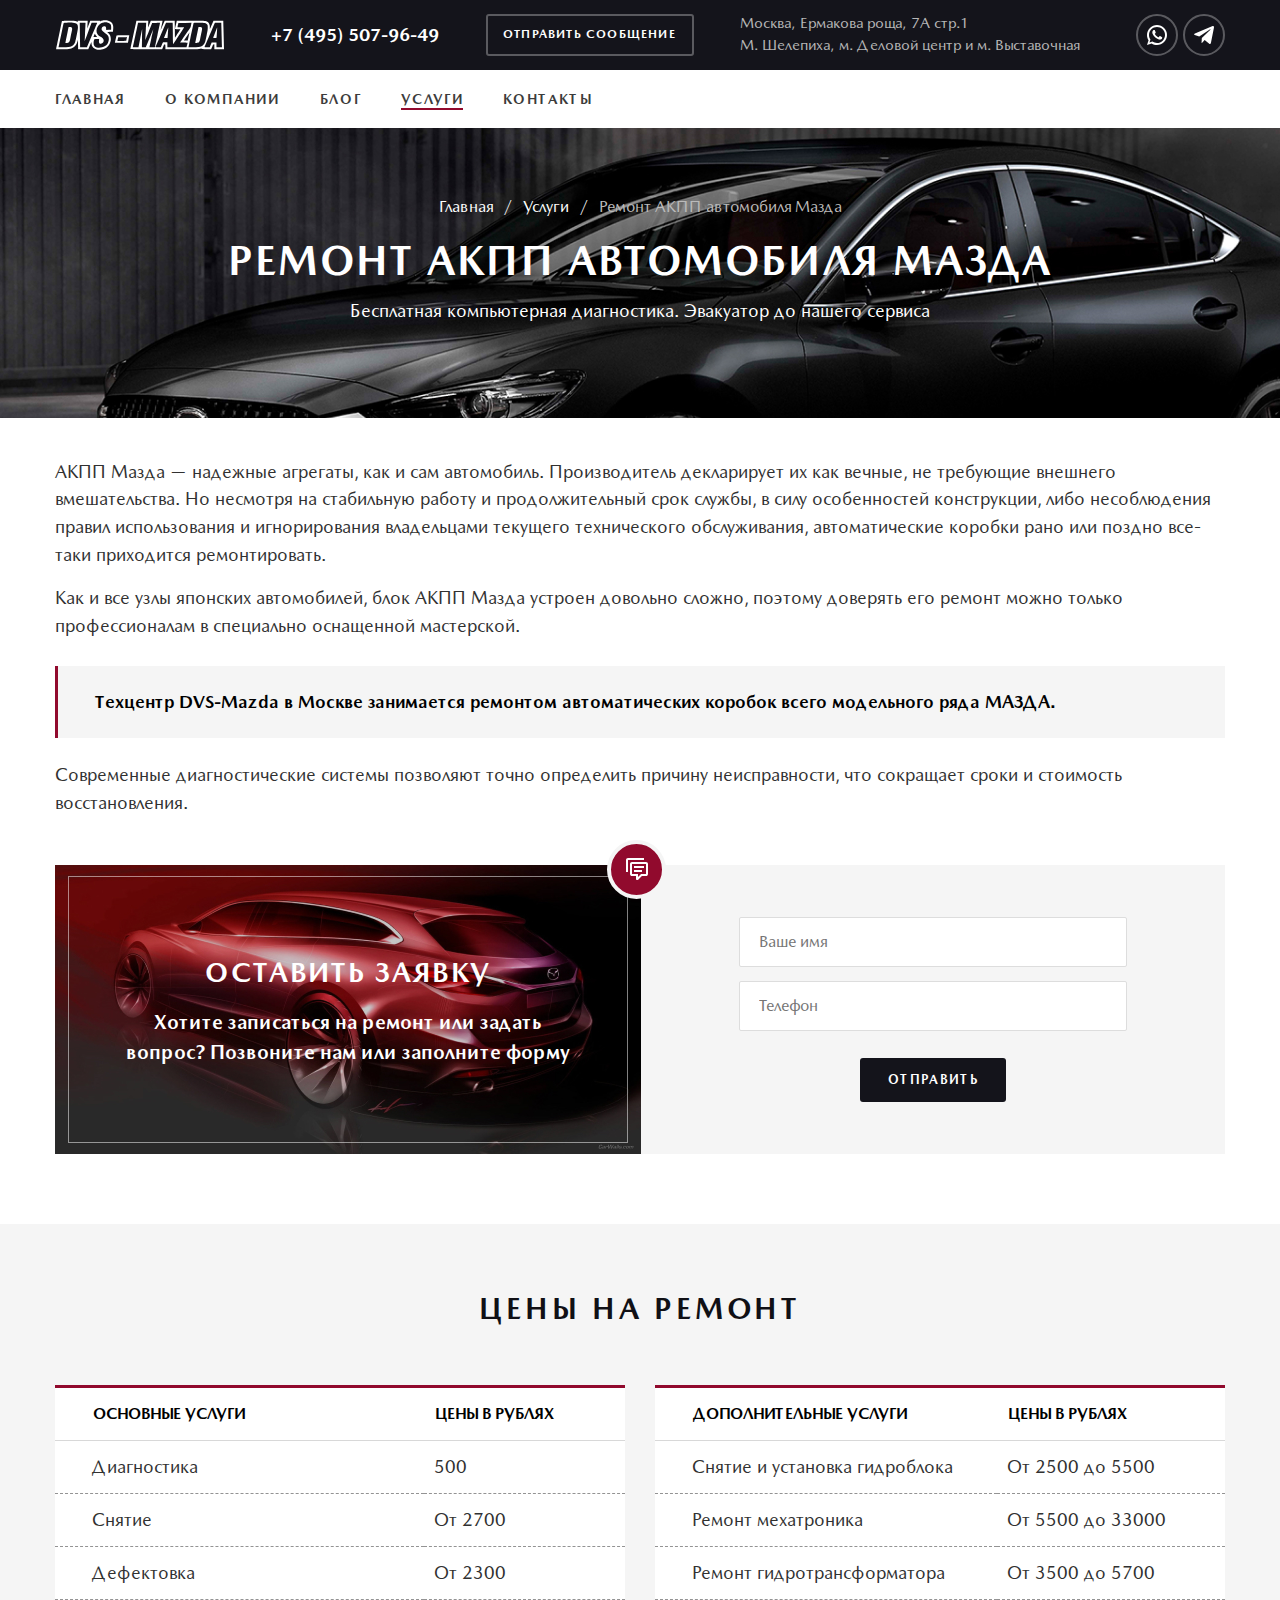
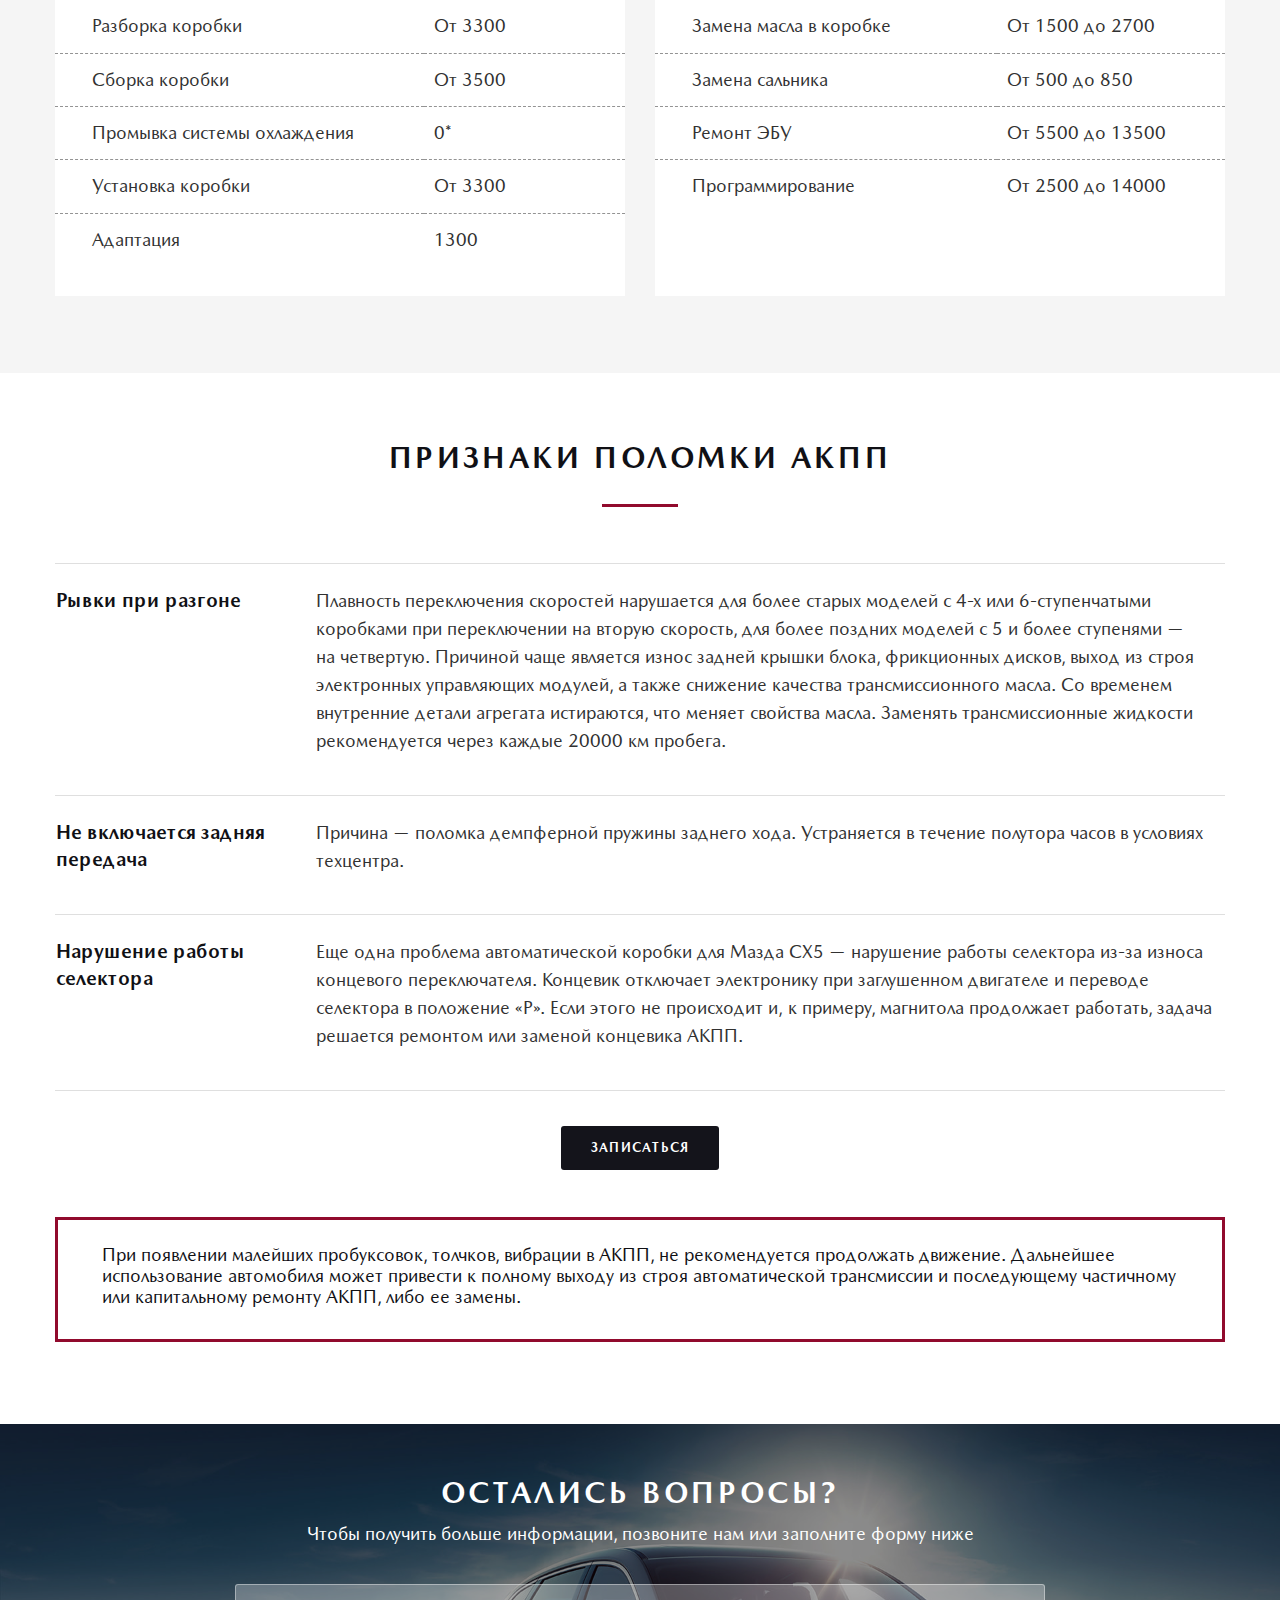
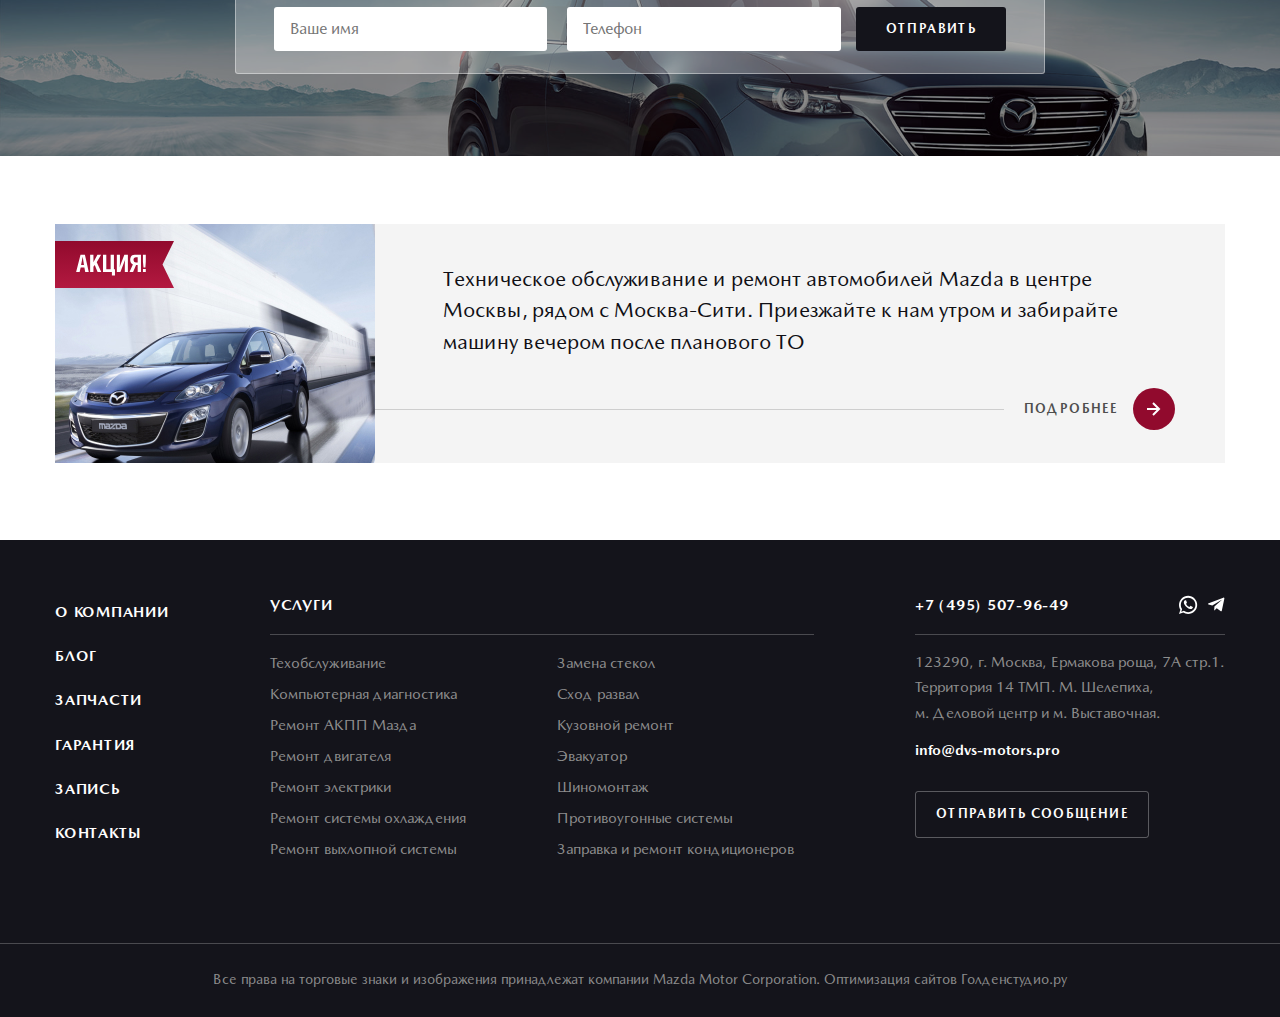
<file: service.html>
<!DOCTYPE html>
<html lang="ru">
<head>
  <meta charset="UTF-8">
  <meta name="viewport" content="width=device-width, initial-scale=1.0">
  <title>DVS-MAZDA - Ремонт АКПП автомобиля Мазда</title>
  <link rel="preload" href="./fonts/HeliosCond-Bold.woff2" as="font" crossorigin>
  <link rel="preload" href="./fonts/MazdaTypeCyrillic-Regular.woff2" as="font" crossorigin>
  <link rel="preload" href="./fonts/MazdaTypeCyrillic-Bold.woff2" as="font" crossorigin>
  <link rel="stylesheet" href="./css/normalize.css">
  <link rel="stylesheet" href="./css/index.css">
  <script src="./js/script.js" defer></script>

</head>
<body>

  <header class="header">
    <div class="header__top">
      <div class="container header__top-container">
        <a class="header__logo header__link" href="./">
          <img class="header__logo-img" src="img/logo.svg" alt="Логотип техцентра DVS-MAZDA" width="169" height="30">
        </a>

        <a class="header__phone header__link" href="tel:+74955079649">+7 (495) 507-96-49</a>

        <button class="header__btn header__link js-message" type="button">отправить сообщение</button>

        <address class="header__address">Москва, Ермакова роща, 7А&nbsp;стр.1 М.&nbsp;Шелепиха,&nbsp;м.&nbsp;Деловой&nbsp;центр&nbsp;и&nbsp;м.&nbsp;Выставочная</address>

        <div class="header__icons icons">
          <a class="header__top-link icons__link icons__link--phone header__link" href="tel:+74955079649">
            <svg class="icons__icon icons__svg--phone"><use xlink:href="./img/sprite.svg#phone"></use></svg>
          </a>

          <button class="header__top-link icons__link icons__link--location header__link" type="button">
            <svg class="icons__icon icons__svg--location"><use xlink:href="./img/sprite.svg#location"></use></svg>
          </button>

          <a class="header__top-link icons__link header__link" href="#!">
            <svg class="icons__icon icons__svg--wa"><use xlink:href="./img/sprite.svg#wa"></use></svg>
          </a>

          <a class="header__top-link icons__link header__link" href="#!">
            <svg class="icons__icon icons__svg--tg"><use xlink:href="./img/sprite.svg#tg"></use></svg>
          </a>
        </div>

        <button class="burger header__link" type="button">
          <span class="burger__line"></span>
        </button>
      </div>
    </div>

    <nav class="header__nav nav">
      <div class="container nav__container">
        <ul class="nav__list">
          <li class="nav__item"><a class="nav__link" href="./index.html">Главная</a></li>
          <li class="nav__item"><a class="nav__link" href="#!">О компании</a></li>
          <li class="nav__item"><a class="nav__link" href="#!">Блог</a></li>
          <li class="nav__item"><a class="nav__link nav__link--active" href="#!">Услуги</a></li>
          <li class="nav__item"><a class="nav__link" href="#!">Контакты</a></li>
        </ul>

        <div class="header__icons icons">
          <a class="header__top-link icons__link icons__link--phone header__link" href="tel:+74955079649">
            <svg class="icons__icon icons__svg--phone"><use xlink:href="./img/sprite.svg#phone"></use></svg>
          </a>

          <button class="header__top-link icons__link icons__link--location header__link" type="button">
            <svg class="icons__icon icons__svg--location"><use xlink:href="./img/sprite.svg#location"></use></svg>
          </button>

          <a class="header__top-link icons__link header__link" href="#!">
            <svg class="icons__icon icons__svg--wa"><use xlink:href="./img/sprite.svg#wa"></use></svg>
          </a>

          <a class="header__top-link icons__link header__link" href="#!">
            <svg class="icons__icon icons__svg--tg"><use xlink:href="./img/sprite.svg#tg"></use></svg>
          </a>
        </div>
      </div>
    </nav>
  </header>

  <main>

    <section class="hero-page hero-page--service">
      <div class="container hero-page__container">
        <div class="breadcrumbs">
          <a class="breadcrumbs__link" href="./index.html">Главная</a>
          <span class="breadcrumbs__span">/</span>
          <a class="breadcrumbs__link" href="#!">Услуги</a>
          <span class="breadcrumbs__span">/</span>
          <span class="breadcrumbs__text">Ремонт АКПП автомобиля Мазда</span>
        </div>

        <h1 class="hero-page__title">Ремонт АКПП автомобиля Мазда</h1>
        <p class="hero-page__subtitle">Бесплатная компьютерная диагностика. Эвакуатор до нашего сервиса</p>
      </div>
    </section>

    <dvi class="page">
      <div class="page__top">
        <div class="container page__container">
          <div class="page__text-wrap">
            <p class="page__text-p">АКПП Мазда — надежные агрегаты, как и сам автомобиль. Производитель декларирует их как вечные, не требующие внешнего вмешательства. Но несмотря на стабильную работу и продолжительный срок службы, в силу особенностей конструкции, либо несоблюдения правил использования и игнорирования владельцами текущего технического обслуживания, автоматические коробки рано или поздно все-таки приходится ремонтировать.</p>
            <p class="page__text-p">Как и все узлы японских автомобилей, блок АКПП Мазда устроен довольно сложно, поэтому доверять его ремонт можно только профессионалам в специально оснащенной мастерской.</p>
            <p class="text-border-left">Техцентр DVS-Mazda в Москве занимается ремонтом автоматических коробок всего модельного ряда МАЗДА.</p>
            <p class="page__text-p">Современные диагностические системы позволяют точно определить причину неисправности, что сокращает сроки и стоимость восстановления.</p>
          </div>

          <div class="request" id="request">
            <div class="request__left">
              <img class="request__img" src="./img/request-img.jpg" alt="Изображение автомобиля Мазда" width="586" height="289">
              <div class="request__content">
                <p class="request__content-title">оставить заявку</p>
                <p class="request__content-subtitle">Хотите записаться на ремонт или задать вопрос? Позвоните нам или заполните форму</p>
              </div>
            </div>
            <div class="request__form-wrap">
              <form class="request__form">
                <input class="request__input" type="text" name="name" required aria-label="Введите ваше имя" placeholder="Ваше имя">
                <input class="request__input" type="phone" name="phone" required aria-label="Введите ваш телефон" placeholder="Телефон">
                <button class="request__submit btn" type="submit">отправить</button>
              </form>
            </div>
          </div>
        </div>
      </div>

      <section class="price section-color">
        <div class="container">
          <h2 class="h2 price__title text-center">цены на ремонт</h2>
    
          <div class="two-blocks">
            <div class="two-blocks__item">
              <div class="price__content">
                <table class="price__table table">
                  <tr class="table__head">
                    <th><span class="table__head-item table__head-item--left">Основные услуги</span></th>
                    <th><span class="table__head-item table__head-item--right">цены в рублях</span></th>
                  </tr>

                  <tr class="table__row">
                    <td class="table__row-item table__row-item--left"><span class="table__span">Диагностика</span></td>
                    <td class="table__row-item table__row-item--right"><span class="table__span">500</span></td>
                  </tr>

                  <tr class="table__row">
                    <td class="table__row-item table__row-item--left"><span class="table__span">Снятие</span></td>
                    <td class="table__row-item table__row-item--right"><span class="table__span">От 2700</span></td>
                  </tr>

                  <tr class="table__row">
                    <td class="table__row-item table__row-item--left"><span class="table__span">Дефектовка</span></td>
                    <td class="table__row-item table__row-item--right"><span class="table__span">От 2300</span></td>
                  </tr>

                  <tr class="table__row">
                    <td class="table__row-item table__row-item--left"><span class="table__span">Разборка коробки</span></td>
                    <td class="table__row-item table__row-item--right"><span class="table__span">От 3300</span></td>
                  </tr>

                  <tr class="table__row">
                    <td class="table__row-item table__row-item--left"><span class="table__span">Сборка коробки</span></td>
                    <td class="table__row-item table__row-item--right"><span class="table__span">От 3500</span></td>
                  </tr>

                  <tr class="table__row">
                    <td class="table__row-item table__row-item--left"><span class="table__span">Промывка системы охлаждения</span></td>
                    <td class="table__row-item table__row-item--right"><span class="table__span">0*</span></td>
                  </tr>

                  <tr class="table__row">
                    <td class="table__row-item table__row-item--left"><span class="table__span">Установка коробки</span></td>
                    <td class="table__row-item table__row-item--right"><span class="table__span">От 3300</span></td>
                  </tr>

                  <tr class="table__row">
                    <td class="table__row-item table__row-item--left"><span class="table__span">Адаптация</span></td>
                    <td class="table__row-item table__row-item--right"><span class="table__span">1300</span></td>
                  </tr>
                </table>
              </div>
            </div>
    
            <div class="two-blocks__item">
              <div class="price__content">
                <table class="price__table table">
                  <tr class="table__head">
                    <th><span class="table__head-item table__head-item--left">Дополнительные услуги</span></th>
                    <th><span class="table__head-item table__head-item--right">цены в рублях</span></th>
                  </tr>

                  <tr class="table__row">
                    <td class="table__row-item table__row-item--left"><span class="table__span">Снятие и установка гидроблока</span></td>
                    <td class="table__row-item table__row-item--right"><span class="table__span">От 2500 до 5500</span></td>
                  </tr>

                  <tr class="table__row">
                    <td class="table__row-item table__row-item--left"><span class="table__span">Ремонт мехатроника</span></td>
                    <td class="table__row-item table__row-item--right"><span class="table__span">От 5500 до 33000</span></td>
                  </tr>

                  <tr class="table__row">
                    <td class="table__row-item table__row-item--left"><span class="table__span">Ремонт гидротрансформатора</span></td>
                    <td class="table__row-item table__row-item--right"><span class="table__span">От 3500 до 5700</span></td>
                  </tr>

                  <tr class="table__row">
                    <td class="table__row-item table__row-item--left"><span class="table__span">Замена масла в коробке</span></td>
                    <td class="table__row-item table__row-item--right"><span class="table__span">От 1500 до 2700</span></td>
                  </tr>

                  <tr class="table__row">
                    <td class="table__row-item table__row-item--left"><span class="table__span">Замена сальника</span></td>
                    <td class="table__row-item table__row-item--right"><span class="table__span">От 500 до 850</span></td>
                  </tr>

                  <tr class="table__row">
                    <td class="table__row-item table__row-item--left"><span class="table__span">Ремонт ЭБУ</span></td>
                    <td class="table__row-item table__row-item--right"><span class="table__span">От 5500 до 13500</span></td>
                  </tr>

                  <tr class="table__row">
                    <td class="table__row-item table__row-item--left"><span class="table__span">Программирование</span></td>
                    <td class="table__row-item table__row-item--right"><span class="table__span">От 2500 до 14000</span></td>
                  </tr>
                </table>
              </div>
            </div>
          </div>
        </div>
      </section>

      <section class="page__content">
        <div class="container">
          <h2 class="h2 page__content-title title-border text-center">ПРИЗНАКИ ПОЛОМКИ АКПП</h2>

          <table class="page__content-table content-table">
            <tr>
              <th class="content-table__th">Рывки при разгоне </th>
              <td class="content-table__td">Плавность переключения скоростей нарушается для более старых моделей с&nbsp;4-х или 6-ступенчатыми коробками при переключении на вторую скорость, для более поздних моделей с&nbsp;5 и&nbsp;более ступенями — на&nbsp;четвертую. Причиной чаще является износ задней крышки блока, фрикционных дисков, выход из&nbsp;строя электронных управляющих модулей, а&nbsp;также снижение качества трансмиссионного масла. Со&nbsp;временем внутренние детали агрегата истираются, что меняет свойства масла. Заменять трансмиссионные жидкости рекомендуется через каждые 20000&nbsp;км пробега.</td>
            </tr>
            <tr>
              <th class="content-table__th">Не включается задняя передача</th>
              <td class="content-table__td">Причина — поломка демпферной пружины заднего хода. Устраняется в&nbsp;течение полутора часов в&nbsp;условиях техцентра.</td>
            </tr>
            <tr>
              <th class="content-table__th">Нарушение работы селектора</th>
              <td class="content-table__td">Еще одна проблема автоматической коробки для Мазда CX5 — нарушение работы селектора из-за износа концевого переключателя. Концевик отключает электронику при заглушенном двигателе и&nbsp;переводе селектора в&nbsp;положение «P». Если этого не&nbsp;происходит и,&nbsp;к&nbsp;примеру, магнитола продолжает работать, задача решается ремонтом или заменой концевика АКПП.</td>
            </tr>
          </table>

          <div class="page__content-btn">
            <a class="btn" href="#request">Записаться</a>
          </div>

          <p class="page__content-text text-bordered">При появлении малейших пробуксовок, толчков, вибрации в АКПП, не&nbsp;рекомендуется продолжать движение. Дальнейшее использование автомобиля может привести к&nbsp;полному выходу из&nbsp;строя автоматической трансмиссии и&nbsp;последующему частичному или капитальному ремонту АКПП, либо ее&nbsp;замены.</p>
        </div>
      </section>
    </dvi>

    <section class="call">
      <div class="container call__container">
        <h2 class="h2 call__title text-center">остались вопросы?</h2>
        <p class="call__text">Чтобы получить больше информации, позвоните нам или  заполните форму ниже</p>
  
        <form class="call__form">
          <fieldset class="call__fieldset">
            <input class="call__input" type="text" placeholder="Ваше имя" required>
            <input class="call__input" type="text" placeholder="Телефон" required>
          </fieldset>
          <button class="call__submit btn" type="submit">отправить</button>
        </form>
      </div>
    </section>

    <div class="action">
      <div class="container">
        <div class="action__container">
          <div class="action__img-wrap">
            <img class="action__img" src="./img/action-img.jpg" alt="Фото автомобиля Мазда" width="320" height="239">
            <span class="action__banner"></span>
          </div>
  
          <div class="action__content">
            <p class="action__text">Техническое обслуживание и ремонт автомобилей Mazda в центре Москвы, рядом с Москва-Сити. Приезжайте к нам утром и забирайте машину вечером после планового ТО</p>
            <div class="action__more">
              <a class="action__more-link" href="#!">Подробнее 
                <span class="action__arrow">
                  <svg class="action__icon" width="14" height="14" viewBox="0 0 14 14" fill="none" xmlns="http://www.w3.org/2000/svg">
                    <path d="M6 1L12 7L6 13" stroke="currentColor" stroke-width="2"/>
                    <line x1="11" y1="7" x2="-8.74228e-08" y2="7" stroke="currentColor" stroke-width="2"/>
                  </svg>                
                </span>
              </a>
            </div>
          </div>
        </div>
      </div>
    </div>

  </main>

  <footer class="footer">
    <div class="container footer__container">
      <div class="footer__col">
        <ul class="footer__nav">
          <li class="footer__nav-item"><a class="footer__nav-link footer__link" href="#!">О КОМПАНИИ</a></li>
          <li class="footer__nav-item"><a class="footer__nav-link footer__link" href="#!">БЛОГ</a></li>
          <li class="footer__nav-item"><a class="footer__nav-link footer__link" href="#!">ЗАПЧАСТИ</a></li>
          <li class="footer__nav-item"><a class="footer__nav-link footer__link" href="#!">ГАРАНТИЯ</a></li>
          <li class="footer__nav-item"><a class="footer__nav-link footer__link" href="#!">ЗАПИСЬ</a></li>
          <li class="footer__nav-item"><a class="footer__nav-link footer__link" href="#!">Контакты</a></li>
        </ul>
      </div>

      <div class="footer__col">
        <p class="footer__title">УСЛУГИ</p>
        <ul class="footer__list">
          <li class="footer__item"><a class="footer__link" href="#!">Техобслуживание</a></li>
          <li class="footer__item"><a class="footer__link" href="#!">Замена стекол</a></li>
          <li class="footer__item"><a class="footer__link" href="#!">Компьютерная диагностика</a></li>
          <li class="footer__item"><a class="footer__link" href="#!">Сход развал</a></li>
          <li class="footer__item"><a class="footer__link" href="#!">Ремонт АКПП Мазда</a></li>
          <li class="footer__item"><a class="footer__link" href="#!">Кузовной ремонт</a></li>
          <li class="footer__item"><a class="footer__link" href="#!">Ремонт двигателя</a></li>
          <li class="footer__item"><a class="footer__link" href="#!">Эвакуатор</a></li>
          <li class="footer__item"><a class="footer__link" href="#!">Ремонт электрики</a></li>
          <li class="footer__item"><a class="footer__link" href="#!">Шиномонтаж</a></li>
          <li class="footer__item"><a class="footer__link" href="#!">Ремонт системы охлаждения</a></li>
          <li class="footer__item"><a class="footer__link" href="#!">Противоугонные системы</a></li>
          <li class="footer__item"><a class="footer__link" href="#!">Ремонт выхлопной системы</a></li>
          <li class="footer__item"><a class="footer__link" href="#!">Заправка и ремонт кондиционеров</a></li>
        </ul>
      </div>

      <div class="footer__col footer__col--contacts">
        <div class="footer__title footer__title--contacts">
          <a class="footer__phone footer__link" href="tel:+74955079649">+7 (495) 507-96-49</a>
          <div class="footer__social">
            <a class="footer__link" href="#!">
              <svg class="footer__social-icon" width="19" height="19" viewBox="0 0 19 19" fill="none" xmlns="http://www.w3.org/2000/svg">
                <path d="M13.4126 11.6891C13.64 11.8073 13.7855 11.871 13.8309 11.9619C13.8855 12.0619 13.8673 12.5166 13.64 13.0349C13.4581 13.5441 12.5124 14.0352 12.0941 14.0533C11.6758 14.0715 11.6667 14.3807 9.40249 13.3895C7.13826 12.3984 5.77426 9.97954 5.66514 9.82496C5.55602 9.67037 4.79218 8.57008 4.82855 7.4516C4.87402 6.34221 5.45599 5.8148 5.69242 5.59656C5.91066 5.36014 6.15618 5.33286 6.31076 5.36014H6.73815C6.87455 5.36014 7.06551 5.30558 7.23828 5.76934L7.86572 7.46979C7.92028 7.588 7.95665 7.7244 7.87481 7.86989L7.62929 8.24272L7.27466 8.62464C7.16554 8.73376 7.03823 8.85197 7.16554 9.0793C7.27466 9.31573 7.72932 10.0705 8.36585 10.6979C9.19335 11.4981 9.92081 11.7618 10.1391 11.88C10.3573 12.0074 10.4937 11.9892 10.6301 11.8437L11.3666 10.9889C11.5394 10.7616 11.6849 10.8161 11.8941 10.8889L13.4126 11.6891ZM9.09332 0.813477C10.2875 0.813477 11.4699 1.04868 12.5732 1.50566C13.6764 1.96265 14.6789 2.63246 15.5233 3.47685C16.3677 4.32124 17.0375 5.32368 17.4945 6.42693C17.9514 7.53019 18.1866 8.71264 18.1866 9.9068C18.1866 12.3185 17.2286 14.6314 15.5233 16.3367C13.8179 18.0421 11.505 19.0001 9.09332 19.0001C7.30194 19.0001 5.63786 18.4818 4.22839 17.5907L0 19.0001L1.40946 14.7717C0.518319 13.3623 0 11.6982 0 9.9068C0 7.4951 0.958043 5.18218 2.66337 3.47685C4.3687 1.77152 6.68162 0.813477 9.09332 0.813477ZM9.09332 2.63214C7.16396 2.63214 5.31362 3.39858 3.94936 4.76284C2.5851 6.1271 1.81866 7.97744 1.81866 9.9068C1.81866 11.4708 2.3097 12.9167 3.14629 14.0988L2.27333 16.7268L4.9013 15.8538C6.08343 16.6904 7.52927 17.1815 9.09332 17.1815C11.0227 17.1815 12.873 16.415 14.2373 15.0508C15.6015 13.6865 16.368 11.8362 16.368 9.9068C16.368 7.97744 15.6015 6.1271 14.2373 4.76284C12.873 3.39858 11.0227 2.63214 9.09332 2.63214Z" fill="currentColor"/>
              </svg>
            </a>
            <a class="footer__link" href="#!">
              <svg class="footer__social-icon" width="17" height="15" viewBox="0 0 17 15" fill="none" xmlns="http://www.w3.org/2000/svg">
                <path d="M6.1657 13.4622L6.42031 9.61577L13.404 3.3232C13.7132 3.0413 13.3403 2.9049 12.9311 3.15042L4.31066 8.59732L0.582401 7.41519C-0.217811 7.18786 -0.226905 6.63316 0.764267 6.23306L15.2863 0.631573C15.9501 0.331493 16.5866 0.795253 16.332 1.8137L13.8586 13.4622C13.6859 14.2897 13.1857 14.4898 12.4946 14.1079L8.73001 11.3253L6.92044 13.0803C6.7113 13.2895 6.53852 13.4622 6.1657 13.4622Z" fill="currentColor"/>
              </svg>
            </a>
          </div>
        </div>

        <address class="footer__address">123290, г. Москва, Ермакова роща, 7А стр.1. Территория 14&nbsp;ТМП. М.&nbsp;Шелепиха, м.&nbsp;Деловой центр и&nbsp;м.&nbsp;Выставочная.</address>
        
        <a class="footer__email footer__link" href="mailto:info@dvs-motors.pro">info@dvs-motors.pro</a>

        <button class="footer__send footer__link js-message" type="button">отправить сообщение</button>
      </div>
    </div>

    <div class="footer__copyright">
      <div class="container">
        <p class="footer__copyright-text">Все права на торговые знаки и изображения принадлежат компании Mazda Motor Corporation. Оптимизация сайтов Голденстудио.ру</p>
      </div>
    </div>
  </footer>

  <div class="modal">
    <div class="modal__main">
      <h2 class="modal__title text-center">Остались вопросы?</h2>
      <p class="modal__text text-center">Чтобы получить больше заполните и&nbsp;отправьте форму ниже</p>
      
      <div class="modal__container">
        <form class="modal__form">
          <fieldset class="modal__fieldset">
            <input class="modal__input" type="text" placeholder="Ваше имя" required>
            <input class="modal__input" type="text" placeholder="Телефон" required>
            <textarea class="modal__textarea" type="text" name="message" placeholder="Ваше сообщение" required></textarea>
          </fieldset>
          <button class="modal__submit btn" type="submit">отправить</button>
        </form>
      </div>

      <button class="modal__close">&#10006;</button>
    </div>
  </div>
  
</body>
</html>
</file>
<file: css/index.css>
@font-face {
  font-family: 'HeliosCond';
  src: url('../fonts/HeliosCond-Bold.woff2') format('woff2'),
      url('HeliosCond-Bold.woff') format('woff');
  font-weight: 700;
  font-style: normal;
  font-display: swap;
}
@font-face {
  font-family: 'Mazda Type Cyrillic';
  src: local('Mazda Type Cyrillic Regular'), local('MazdaTypeCyrillic-Regular'),
      url('../fonts/MazdaTypeCyrillic-Regular.woff2') format('woff2'),
      url('../fonts/MazdaTypeCyrillic-Regular.woff') format('woff');
  font-weight: 400;
  font-style: normal;
  font-display: swap;
}
@font-face {
  font-family: 'Mazda Type Cyrillic';
  src: local('Mazda Type Cyrillic Bold'), local('MazdaTypeCyrillic-Bold'),
      url('../fonts/MazdaTypeCyrillic-Bold.woff2') format('woff2'),
      url('../fonts/MazdaTypeCyrillic-Bold.woff') format('woff');
  font-weight: 700;
  font-style: normal;
  font-display: swap;
}
html {
  box-sizing: border-box;
  min-height: 100vh;
	scroll-behavior: smooth;
}
*, *::before, *::after {
  box-sizing: inherit;
}
body {
  min-width: 320px;
  min-height: 100vh;
  display: flex;
  flex-direction: column;
  font-family: 'Mazda Type Cyrillic', sans-serif;
  font-weight: 400;
  font-size: 18px;
  line-height: normal;
  color: #101015;
  text-rendering: optimizeSpeed;
  -webkit-font-smoothing: antialiased;
  -ms-text-size-adjust: 100%;
  -moz-text-size-adjust: 100%;
  -webkit-text-size-adjust: 100%;
}
body > * {
	flex-shrink: 0;
}
img, svg {
  display: block;
  max-width: 100%;
  max-height: 100%;
  height: auto;
}
button {
  padding: 0;
  cursor: pointer;
  border: none;
  background-color: transparent;
  font: inherit;
  color: inherit;
}
a {
  text-decoration: none;
  color: inherit;
}
a, button {
  transition: 0.3s;
  outline: none;
}
ul, ol {
  margin: 0;
  padding: 0;
  list-style: none;
}
h1, h2, h3, h4, h5, h6, p {
  margin: 0;
}
fieldset {
  margin: 0;
  padding: 0;
  border: none;
}
label {
  cursor: pointer;
}
input {
  padding: 0;
  border: none;
  background-color: transparent;
  font: inherit;
  color: inherit;
  cursor: pointer;
}
address {
  font-style: normal;
}
.visually-hidden {
  transform: scale(0);
}
.container {
  --container-width: 1170px;
  --container-padding: 30px;
  max-width: calc(var(--container-width) + var(--container-padding) * 2);
  padding: 0 var(--container-padding);
  margin: 0 auto;
}
.h2 {
  font-size: 30px;
  font-weight: 700;
  line-height: 1.48;
  letter-spacing: 3.6px;
  text-transform: uppercase;
}
.section-color {
  background-color: #F5F5F5;
}
.title-border {
  padding-bottom: 28px;
  position: relative;
}
.title-border::after {
  content: '';
  position: absolute;
  bottom: 0;
  left: 50%;
  transform: translateX(-50%);
  width: 76px;
  height: 3px;
  background-color: #910A2D;
}
.text-center {
  text-align: center;
}
.text-border-left {
  padding: 22px 37px;
  background-color: #F5F5F5;
  border-left: 3px solid #910A2D;
  font-weight: 700;
  line-height: 1.55;
  color: #000;
}
.text-bordered {
  padding: 24px 44px 32px;
  background-color: #fff;
  border: 3px solid #910A2D;
}
.btn {
  display: inline-flex;
  justify-content: center;
  align-items: center;
  padding: 6px 30px;
  height: 44px;
  border-radius: 3px;
  background: #14141B;
  font-size: 13px;
  font-weight: 700;
  color: #fff;
  letter-spacing: 1.365px;
  text-transform: uppercase;
}
.none {
  display: none;
}

@media (max-width: 1023px) {
  body {
    font-size: 16px;
  }
  .title-border {
    padding-bottom: 18px;
  }
  .h2 {
    font-size: 24px;
    line-height: 1.28;
  }
}
@media (max-width: 567px) {
  body {
    font-size: 14px;
  }
  .container {
    --container-padding: 20px;
  }
  .title-border {
    padding-bottom: 12px;
  }
  .h2 {
    font-size: 20px;
    line-height: 1.2;
  }
  .btn {
    padding: 13px 30px;
  }
  .text-border-left,
  .text-bordered {
    padding: 15px 20px;
  }
}
@media (max-width: 390px) {
  .h2 {
    font-size: 18px;
  }
}
@media (max-width: 375px) {
  .btn {
    width: 100%;
  }
}

/* Header */
.header__top {
  padding: 13px 0;
  background-color: #14141B;
  color: #fff;
}
.header__top-container {
  display: flex;
  justify-content: space-between;
  align-items: center;
  gap: 20px;
}
.header__logo {
  width: 169px;
  height: auto;
}
.header__phone {
  flex-shrink: 0;
  font-weight: 700;
}
.header__btn {
  width: 208px;
  height: 42px;
  flex-shrink: 0;
  border-radius: 3px;
  border: 2px solid rgba(255, 255, 255, 0.30);
  font-size: 12px;
  font-weight: 700;
  line-height: 248.2%; /* 29.784px */
  letter-spacing: 1.2px;
  text-transform: uppercase;
}
.header__address {
  max-width: 349px;
  font-size: 15px;
  line-height: 1.45;
  color: #B6B6B6;
}
.header__icons {
  display: flex;
  align-items: center;
  gap: 5px;
}
.header__top-link {
  display: flex;
  justify-content: center;
  align-items: center;
  width: 42px;
  height: 42px;
  border-radius: 50%;
  border: 2px solid rgba(255, 255, 255, 0.30);
}
.header__link:hover,
.header__link:focus {
  opacity: 0.6;
}
.icons__link--phone,
.icons__link--location {
  display: none;
}
.icons__svg--wa {
  width: 20px;
  height: 20px;
}
.icons__svg--tg {
  width: 20px;
  height: 18px;
}
.icons__svg--phone {
  width: 20px;
  height: 20px;
}
.icons__svg--location {
  width: 24px;
  height: 26px;
}

.header__nav {
  padding: 21px 0;
  background-color: #fff;
}
.nav .header__icons {
  display: none;
}
.nav__list {
  display: flex;
  align-items: center;
  gap: 40px;
  font-size: 14px;
  font-weight: 700;
  letter-spacing: 1.68px;
  color: #3C3C3C;
  text-transform: uppercase;
}
.nav__link {
  padding-bottom: 1px;
  border-bottom: 2px solid transparent;
}
.nav__link:hover {
  color: #910A2D;
}
.nav__link--active {
  padding-bottom: 1px;
  border-bottom: 2px solid #910A2D;
  cursor: default;
  pointer-events: none;
  color: inherit;
}

.burger {
  display: none;
  position: relative;
  width: 40px;
  height: 40px;
  padding: 8px;
  border: 2px solid rgba(255, 255, 255, 0.30);
  flex-shrink: 0;
}
.burger__line,
.burger::after,
.burger::before {
  position: absolute;
  right: 8px;
  width: calc(100% - 16px);
  height: 2px;
  background-color: #fff;
}
.burger__line {
  top: 50%;
  transform: translateY(-50%);
  transition: opacity 0.1s ease;
}
.burger::after,
.burger::before {
  content: '';
  transition: transform 0.3s ease-out, top 0.3s ease-out;
}
.burger::before {
  top: 10px;
}
.burger::after {
  bottom: 8px;
  transform: translateY(-100%);
}
.burger.burger--active .burger__line {
  opacity: 0;
}
.burger.burger--active::before {
  top: 50%;
  transform: rotate(45deg);
}
.burger.burger--active::after {
  top: 50%;
  transform: rotate(-45deg);
}


@media (max-width: 1180px) {
  .header__top {
    position: relative;
    z-index: 10;
  }
  .header__phone, .header__address {
    display: none;
  }
  .header__nav {
    padding: 16px 0;
  }
  .icons__link--phone,
  .icons__link--location {
    display: flex;
  }
}
@media (max-width: 780px) {
  .header__logo {
    margin-right: auto;
  }
  .header__btn {
    display: none;
  }
  .burger {
    display: flex;
  }
  .nav {
    position: absolute;
    top: 65px;
    left: 0;
    right: 0;
    z-index: 5;
    box-shadow: 0px 4px 4px rgba(0, 0, 0, 0.25);
    padding: 40px;
    min-height: 240px;
    transform: translateY(calc(-100% - 60px));
    transition: transform 0.5s ease-out;
  }
  .nav__list {
    flex-direction: column;
    justify-content: center;
    gap: 20px;
  }
  .nav.nav--active {
    transform: translateY(0);
  }
}
@media (max-width: 567px) {
  .header__icons {
    display: none;
  }
  .nav .header__icons {
    display: flex;
    justify-content: center;
    margin-top: 20px;
  }
  .nav .header__top-link {
    border: 2px solid rgba(138, 138, 138, 0.3);
  }
}

/* Hero */
.hero {
  width: 100%;
  height: 500px;
  color: #fff;
  position: relative;
}
.hero__content {
  position: absolute;
  inset: 0;
  pointer-events: none;
  padding-top: 63px;
}
.hero__title {
  margin-bottom: 10px;
  max-width: 340px;
  font-size: 22px;
  font-weight: 700;
  letter-spacing: 6px;
  text-transform: uppercase;
}
.hero__title-name {
  display: block;
  font-size: 50px;
  letter-spacing: 3px;
}
.hero__text {
  max-width: 340px;
  font-weight: 700;
  line-height: 1.5;
}

@media (max-width: 1023px) {
  .hero {
    height: 350px;
  }
  .hero__content {
    padding-top: 40px;
  }
  .hero__title {
    font-size: 19px;
  }
  .hero__title-name {
    font-size: 44px;
  }
}

@media (max-width: 720px) {
  .hero {
    height: 300px;
  }
  .hero__title {
    font-size: 19px;
  }
  .hero__title-name {
    font-size: 44px;
  }
}
@media (max-width: 567px) {
  .hero {
    height: 260px;
  }
  .hero__content {
    padding-top: 30px;
  }
  .hero__title {
    margin-bottom: 5px;
    font-size: 16px;
  }
  .hero__title-name {
    font-size: 40px;
  }
  .hero__text {
    max-width: 300px;
    font-size: 14px;
  }
}
@media (max-width: 428px) {
  .hero {
    height: 200px;
  }
  .hero__content {
    padding-top: 20px;
  }
  .hero__title {
    margin-bottom: 0;
    font-size: 14px;
  }
  .hero__title-name {
    font-size: 36px;
  }
  .hero__text {
    max-width: 290px;
    font-size: 14px;
  }
}

/* Hero page */
.hero-page {
  padding: 67px 0 87px;
  min-height: 290px;
  background-color: #14141B;
  background-position: center;
  background-size: cover;
  color: #fff;
}
.hero-page--service {
  background-image: url(../img/hero-service.jpg);
}
.hero-page--car {
  background-image: url(../img/hero-car.jpg);
}
.hero-page__container {
  text-align: center;
}
.hero-page__title {
  margin-bottom: 15px;
  font-size: 42px;
  font-weight: 700;
  line-height: normal;
  letter-spacing: 2.1px;
  text-transform: uppercase;
}
.breadcrumbs {
  margin-bottom: 17px;
  display: inline-flex;
  flex-wrap: wrap;
  gap: 10px;
  font-size: 16px;
  font-style: normal;
  font-weight: 400;
  line-height: 1.48;
}
.breadcrumbs__link:hover {
  opacity: 0.5;
}
.breadcrumbs__text {
  color: #BABABA;
  text-align: left;
}

@media (max-width: 1023px) {
  .hero-page {
    padding: 40px 0 60px;
    min-height: 220px;
  }
  .hero-page__title {
    margin-bottom: 10px;
    font-size: 32px;
  }
}
@media (max-width: 699px) {
  .hero-page {
    padding: 30px 0;
    min-height: 200px;
  }
  .hero-page__title {
    font-size: 28px;
  }
}
@media (max-width: 479px) {
  .hero-page {
    min-height: 200px;
  }
  .hero-page__title {
    font-size: 26px;
  }
}
@media (max-width: 359px) {
  .hero-page {
    padding: 20px 0;
  }
  .hero-page__title {
    font-size: 22px;
  }
}

/* Slider */
.slider {
  position: relative;
  width: 100%;
  height: 100%;
  background-color: #313131;
  overflow: hidden;
}
.slider::after {
  content: '';
  position: absolute;
  inset: 0;
  background: linear-gradient(90deg, #14141B 0%, rgba(20, 20, 27, 0.00) 50%);
}
.slider__wrapper,
.slider__items,
.slider__img {
  width: 100%;
  height: 100%;
}
.slider__wrapper {
  position: relative;
  overflow: hidden;
}
.slider__items {
  display: flex;
  transform-style: preserve-3d;
  backface-visibility: hidden;
  transition: transform 0.5s ease;
  will-change: transform;
}
.slider__item {
  position: relative;
  flex: 0 0 100%;
  max-width: 100%;
  transform-style: preserve-3d;
  backface-visibility: hidden;
  will-change: transform;
}
.slider__img {
  object-fit: cover;
  object-position: center;
}
.slider__btn {
  position: absolute;
  z-index: 3;
  top: 50%;
  transform: translateY(-50%);
  display: flex;
  justify-content: center;
  align-items: center;
  width: 66px;
  height: 66px;
  color: #fff;
  background-color: rgba(0, 0, 0, 0.47);
  border-radius: 50%;
  outline: none;
  cursor: pointer;
}
.slider__btn svg {
  pointer-events: none;
  user-select: none;
}
.slider__btn--hide {
  display: none;
}
.slider__btn:hover,
.slider__btn:focus {
  background-color: rgba(0, 0, 0, 1);
}
.slider__btn--prev {
  left: 10px;
}
.slider__btn--next {
  right: 10px;
}
.slider__indicators {
  position: absolute;
  z-index: 2;
  right: 0;
  bottom: 55px;
  left: 0;
  display: flex;
  justify-content: center;
  gap: 22px;
  padding-left: 0;
  user-select: none;
}
.slider__indicator {
  flex: 0 1 auto;
  border-radius: 50%;
  cursor: pointer;
  width: 20px;
  height: 20px;
  border-radius: 50%;
  border: 1px solid transparent;
  background-color: transparent;
  position: relative;
}
.slider__indicator::before {
  content: '';
  position: absolute;
  top: 50%;
  left: 50%;
  transform: translate(-50%, -50%);
  width: 6px;
  height: 6px;
  border-radius: 50%;
  background-color: #fff;
}
.slider__indicator--active {
  border: 1px solid #C4C4C4;
}

@media (max-width: 1180px) {
  .slider__btn {
    top: unset;
    transform: unset;
    width: 56px;
    height: 56px;
    bottom: 20px;
  }
}
@media (max-width: 720px) {
  .slider__btn {
    width: 46px;
    height: 46px;
  }
  .slider__indicators {
    bottom: 35px;
  }
}
@media (max-width: 567px) {
  .slider__btn {
    width: 36px;
    height: 36px;
  }
  .slider__indicators {
    bottom: 28px;
  }
}

/* Services */
.services {
  padding: 60px 0;
}
.services__list {
  display: flex;
  justify-content: center;
  flex-wrap: wrap;
  gap: 15px;
}
.services__item {
  max-width: 380px;
  width: 100%;
  height: 105px;
}
.service__link {
  display: block;
  height: 100%;
}
.service__link:hover,
.service__link:focus {
  color: #BC2D52;
  box-shadow: 0 0 10px #BC2D5240;
}
.service__wrapper {
  display: flex;
  align-items: center;
  background-color: #FFF;
  height: 100%;
}
.service__icon {
  flex-shrink: 0;
  width: 105px;
  height: 100%;
  display: flex;
  justify-content: center;
  align-items: center;
  color: #BC2D52;
  border-right: 1px solid #DBDBDB;
}
.service__title {
  margin: auto;
  padding: 0 10px;
  max-width: 230px;
  font-size: 16px;
  font-weight: 700;
  line-height: 1.35;
  letter-spacing: 0.16px;
  text-transform: uppercase;
  text-align: center;
}

@media (max-width: 1230px) {
  .services__item {
    max-width: 320px;
  }
}
@media (max-width: 1023px) {
  .services {
    padding: 40px 0;
  }
  .services__item {
    max-width: 270px;
    height: 80px;
  }
  .service__icon {
    width: 80px;
  }
  .service__title {
    font-size: 14px;
  }
}
@media (max-width: 667px) {
  .services__item {
    max-width: 240px;
    height: 60px;
  }
  .service__title {
    font-size: 12px;
  }
}
@media (max-width: 480px) {
  .services__item {
    max-width: 200px;
  }
  .service__icon {
    width: 60px;
  }
  .service__icon-svg {
    max-width: 60%;
  }
  .service__title {
    font-size: 10px;
  }
}
@media (max-width: 428px) {
  .services__item {
    max-width: 280px;
  }
}

/* Cars */
.cars {
  padding: 70px 0;
}
.cars__title {
  margin-bottom: 64px;
}
.cars__list {
  max-width: 1100px;
  margin: 0 auto;
  display: flex;
  justify-content: space-between;
  gap: 75px 20px;
  flex-wrap: wrap;
}
.cars__item {
  max-width: 220px;
}
.car {
  width: 100%;
}
.car__link {
  display: flex;
  flex-direction: column;
  align-items: center;
  gap: 8px;
}
.car__link:hover .car__title,
.car__link:focus .car__title {
  color: #BC2D52;
}
.car__img {
  width: 100%;
  height: auto;
}
.car__title {
  font-size: 17px;
  font-weight: 700;
  letter-spacing: 1.7px;
  color: #101015;
  text-transform: uppercase;
  transition: 0.3s;
}
.car__year {
  font-size: 13px;
  font-weight: 400;
  text-transform: uppercase;
  color: #4F4F4F;
}

@media (max-width: 1023px) {
  .cars {
    padding: 40px 0;
  }
  .cars__title {
    margin-bottom: 44px;
  }
  .cars__list {
    max-width: 1100px;
    gap: 45px 30px;
    justify-content: center;
  }
  .car__link {
    gap: 4px;
  }
  .cars__item {
    max-width: 200px;
  }
  .car__title {
    font-size: 16px;
    letter-spacing: 1px;
  }
}
@media (max-width: 767px) {
  .cars__list {
    gap: 25px 20px;
  }
  .cars__item {
    max-width: 170px;
  }
}
@media (max-width: 399px) {
  .cars__item {
    max-width: 220px;
  }
}

/* About */
.about__container {
  padding-top: 53px;
  padding-bottom: 59px;
  border-top: 1px solid #E3E3E3;
  border-bottom: 1px solid #E3E3E3;
}
.about__title {
  max-width: 820px;
  margin: 0 auto 40px;
}
.about__subtitle {
  margin-bottom: 40px;
  color: #565656;
  font-size: 20px;
  font-weight: 400;
  line-height: 1.48;
  letter-spacing: 2.4px;
  text-transform: uppercase;
}
.offers {
  display: grid;
  grid-template-columns: repeat(2, 1fr);
  justify-content: space-between;
  gap: 15px 30px;
}
.offers__item {
  padding-left: 20px;
  padding-bottom: 15px;
  position: relative;
  border-bottom: 1px dotted #939393;
  line-height: 1.35;
}
.offers__item:last-child,
.offers__item:nth-last-child(-n+2) {
  padding-bottom: 0;
  border-bottom: none;
}
.offers__item::before {
  content: '';
  position: absolute;
  left: 0;
  top: 8px;
  width: 6px;
  height: 6px;
  border: 2px solid #B01E44;
}
.benefits {
  padding-top: 53px;
  padding-bottom: 74px;
}
.benefits__subtitle {
  margin-bottom: 40px;
  color: #565656;
  font-size: 20px;
  font-weight: 400;
  line-height: 1.48;
  letter-spacing: 2.4px;
  text-transform: uppercase;
}
.benefits__list {
  display: flex;
  justify-content: center;
  gap: 40px 30px;
  flex-wrap: wrap;
  margin-bottom: 74px;
}
.benefits__item {
  max-width: 370px;
  width: 100%;
  display: flex;
  gap: 20px;
  align-items: center;
  line-height: 1.35;
}
.benefits__icon {
  width: 82px;
  height: 82px;
  color: #BC2D52;
  flex-shrink: 0;
}

@media (max-width: 1023px) {
  .about__container,
  .benefits {
    padding-top: 40px;
    padding-bottom: 40px;
  }
  .about__subtitle,
  .benefits__subtitle {
    margin-bottom: 20px;
  }
  .benefits__list {
    gap: 30px;
    margin-bottom: 50px;
  }
  .benefits__item {
    max-width: 315px;
    gap: 10px;
  }
  .benefits__icon {
    width: 70px;
    height: 70px;
  }
}

@media (max-width: 719px) {
  .benefits__item {
    max-width: 290px;
  }
  .benefits__icon {
    width: 50px;
    height: 50px;
  }
}

@media (max-width: 669px) {
  .benefits__item {
    max-width: 80%;
  }
  .benefits__list {
    gap: 20px;
    margin-bottom: 30px;
  }
}

@media (max-width: 480px) {
  .about__subtitle,
  .benefits__subtitle {
    font-size: 16px;
  }
  .offers {
    grid-template-columns: 1fr;
  }
  .offers__item:nth-last-child(-n+2) {
    padding-bottom: 15px;
    border-bottom: 1px dotted #939393;
  }
  .offers__item:last-child {
    padding-bottom: 0;
    border-bottom: none;
  }
}

/* Banner */
.banner {
  position: relative;
  width: 100%;
  height: 110px;
  display: flex;
  background-image: url(../img/banner-img.jpg);
  background-position: center;
  background-size: cover;
  color: #fff;
}
.banner__decsription {
  max-width: 700px;
  margin: auto;
  text-align: center;
  font-size: 23px;
  font-weight: 700;
  line-height: 1.45;
  text-transform: uppercase;
}
.banner__sale {
  position: absolute;
  top: 0;
  left: 0;
  bottom: 0;
  z-index: 1;
  width: 236px;
  background-image: url(../img/banner-left-bg.svg);
  background-size: contain;
  background-repeat: no-repeat;
  display: flex;
  align-items: center;
  padding-left: 40px;
  font-family: 'HeliosCond', sans-serif;
  font-size: 46px;
  font-weight: 700;
  line-height: 1.09;
  text-transform: uppercase;
}
.banner__text {
  position: absolute;
  top: 0;
  right: 0;
  bottom: 0;
  width: 249px;
  background-image: url(../img/banner-right-bg.svg);
  display: flex;
  justify-content: end;
  align-items: center;
  padding-right: 25px;
  font-size: 20px;
  font-weight: 700;
  line-height: 1.09;
  text-align: center;
}
.banner__text span {
  max-width: 179px;
}

@media (max-width: 1180px) {
  .banner {
    height: 90px;
  }
  .banner__decsription {
    max-width: 410px;
    font-size: 16px;
  }
  .banner__sale {
    padding-left: 32px;
    font-size: 38px;
  }
  .banner__text {
    width: 195px;
    padding-right: 5px;
    font-size: 16px;
  }
  .banner__text span {
    max-width: 160px;
  }
}
@media (max-width: 844px) {
  .banner {
    height: 70px;
    overflow: hidden;
  }
  .banner__sale {
    width: 170px;
    font-size: 28px;
    left: -20px;
  }
  .banner__decsription {
    max-width: 340px;
    font-size: 12px;
  }
  .banner__text {
    width: 150px;
    font-size: 12px;
  }
  .banner__text span {
    max-width: 110px;
  }
}
@media (max-width: 654px) {
  .banner {
    position: static;
    flex-direction: column;
    height: auto;
    background: linear-gradient(180deg, rgba(20, 20, 27, 0.60) 0%, rgba(217, 217, 217, 0.00) 49.26%, rgba(20, 20, 27, 0.60) 100%) url(../img/banner-img.jpg);
  }
  .banner__sale {
    position: static;
    margin: 0 auto;
    padding: 10px 0;
    width: 100%;
    height: auto;
    justify-content: center;
    /* background: linear-gradient(180deg, #910A2D 0%, #B21940 100%); */
    background: transparent;
    letter-spacing: 1.3px;
  }
  .banner__decsription {
    padding-top: 20px;
    padding-bottom: 20px;
    max-width: 80%;
    font-size: 14px;
  }
  .banner__text {
    position: static;
    margin: 0 auto;
    padding: 5px 0;
    justify-content: center;
    width: 100%;
    height: auto;
    background: transparent;
    /* background-color: #14141B; */
    font-size: 14px;
    line-height: 2;
  }
  .banner__text span {
    max-width: unset;
  }
}

/* Two blocks */
.two-blocks {
  display: grid;
  grid-template-columns: 1fr 1fr;
  gap: 30px;
}
.two-blocks__item {
  background-color: #FFF;
  border-top: 3px solid #910A2D;
  display: flex;
  flex-direction: column;
  gap: 25px;
}

@media (max-width: 667px) {
  .two-blocks {
    grid-template-columns: 1fr;
  }
}

/* Repair */
.repair {
  padding-top: 62px;
  padding-bottom: 38px;
}
.repair__title {
  margin-bottom: 15px;
}
.repair__description {
  max-width: 670px;
  margin: 0 auto 62px;
  text-align: center;
  line-height: 1.52;
  color: #313131;
}
.repair .two-blocks__item {
  padding: 30px 47px 70px;
}
.repair__content-title {
  max-width: 350px;
  margin-bottom: 11px;
  font-size: 22px;
  font-weight: 700;
  line-height: 1.13; 
}
.repair__content-text {
  line-height: 1.4;
  color: #313131;
}
.repair__content-text + .repair__content-text {
  margin-top: 11px;
}
.repair__list--big {
  margin-top: 20px;
  display: grid;
  grid-template-columns: repeat(2, max-content);
  gap: 11px 30px;
}
.repair__list--small > * + * {
  margin-top: 11px;
}
.repair__link {
  font-size: 16px;
  color: #910A2D;
}
.repair__link:hover {
  text-decoration: underline dashed;
}

@media (max-width: 1023px) {
  .repair {
    padding: 40px 0;
  }
  .repair__description {
    margin-bottom: 40px;
  }
  .repair .two-blocks__item {
    padding: 20px 30px 30px;
  }
  .repair__content-title {
    max-width: unset;
    margin-bottom: 11px;
    font-size: 20px;
  }
  .repair__list--big {
    grid-template-columns: 1fr;
  }
}

@media (max-width: 667px) {
  .repair__block {
    grid-template-columns: 1fr;
  }
}
@media (max-width: 567px) {
  .repair__content-title {
    margin-bottom: 8px;
    font-size: 18px;
  }
  .repair__list--big {
    margin-top: 10px;
  }
  .repair__link {
    font-size: 14px;
  }
}

/* Spare */
.spare {
  padding: 38px 0 95px;
}
.spare__title {
  margin-bottom: 50px;
}
.spare__list {
  counter-reset: numbers;
  display: grid;
  grid-template-columns: repeat(2, minmax(400px, 560px));
  justify-content: space-between;
  align-items: center;
  gap: 50px 30px;
  color: #313131;
  margin-bottom: 53px;
}
.spare__item {
  display: flex;
  align-items: center;
  gap: 25px;
  line-height: 1.5;
}
.spare__item::before {
  content: '0' counter(numbers);
  counter-increment: numbers;
  font-family: HeliosCond;
  font-size: 80px;
  font-weight: 700;
  color: #FFF;
  line-height: 1.08;
  letter-spacing: -2.4px;
}
.spare__text {
  text-align: center;
  font-size: 20px;
  font-weight: 700;
  line-height: 1.3;
}

@media (max-width: 1023px) {
  .spare {
    padding: 40px 0;
  }
  .spare__title {
    margin-bottom: 30px;
  }
  .spare__list {
    gap: 30px;
    margin-bottom: 30px;
  }
  .spare__item {
    gap: 15px;
  }
  .spare__item::before {
    font-size: 60px;
  }
}

@media (max-width: 896px) {
  .spare__list {
    grid-template-columns: 1fr;
  }
}

@media (max-width: 320px) {
  .spare__item {
    align-items: start;
    gap: 15px;
  }
  .spare__item::before {
    font-size: 44px;
  }
}

/* Call */
.call {
  position: relative;
  padding: 46px 0 82px;
  background-image: url(../img/call-bg.jpg);
  background-position: center 24%;
  background-size: cover;
  color: #fff;
}
.call::after {
  content: '';
  position: absolute;
  inset: 0;
  background-color: rgba(0, 0, 0, 0.45);
}
.call__container {
  position: relative;
  z-index: 1;
}
.call__title {
  margin-bottom: 5px;
}
.call__text {
  margin-bottom: 34px;
  text-align: center;
  line-height: 1.69;
}
.call__form {
  max-width: 810px;
  margin: 0 auto;
  padding: 22px 38px;
  display: flex;
  gap: 15px;
  border-radius: 3px;
  border: 1px solid rgba(255, 255, 255, 0.40);
  background-color: rgba(255, 255, 255, 0.28);
}
.call__fieldset {
  flex-grow: 1;
  display: flex;
  gap: 20px;
}
.call__input {
  max-width: 274px;
  width: 100%;
  padding: 10px 15px;
  border: 1px solid transparent;
  border-radius: 3px;
  background-color: #FFF;
  font-size: 16px;
  line-height: 1.375;
  color: #101015;
}
.call__input:focus {
  outline: none;
  border-color: #910A2D;
  box-shadow: 0 0 20px #910A2D40;
}
.call__submit:hover,
.call__submit:focus {
  background-color: #910A2D;
}

@media (max-width: 1023px) {
  .call {
    padding: 40px 0 60px;
  }
}

@media (max-width: 736px) {
  .call {
    padding: 30px 0 40px;
  }
  .call__text {
    margin-bottom: 24px;
  }
  .call__form {
    padding: 20px;
    gap: 10px;
  }
  .call__fieldset {
    gap: 10px;
  }
  .call__input {
    padding: 10px;
  }
}

@media (max-width: 567px) {
  .call__form {
    padding: 15px;
    flex-wrap: wrap;
    justify-content: center;
  }
  .call__fieldset {
    flex-wrap: wrap;
  }
  .call__input {
    max-width: 100%;
  }
  .call__submit {
    padding: 13px 30px;
  }
}

@media (max-width: 375px) {
  .call__submit {
    width: 100%;
  }

}

/* Action */
.action {
  padding: 68px 0 77px;
}
.action__container {
  background-color: #F4F4F4;
  display: flex;
}
.action__img-wrap {
  position: relative;
  overflow: hidden;
  flex-shrink: 0;
  max-width: 320px;
}
.action__img {
  width: 100%;
  height: auto;
  object-fit: cover;
  object-position: center;
}
.action__banner {
  position: absolute;
  left: 0;
  top: 17px;
  display: block;
  width: 119px;
  height: 47px;
  background-image: url("data:image/svg+xml;charset=UTF-8,%3csvg class='action__banner-svg' width='119' height='47' viewBox='0 0 119 47' fill='none' xmlns='http://www.w3.org/2000/svg'%3e%3cpath d='M0 0H119L107.5 23.5L119 47H0V0Z' fill='url(%23paint0_linear_1587_3)'/%3e%3cpath d='M21.1172 31L25.5117 13.668H29.9297L33.7734 31H30.2109L29.4023 26.4883H25.6758L24.6445 31H21.1172ZM26.0859 23.9219H28.9922L27.668 15.8594L26.0859 23.9219Z' fill='white'/%3e%3cpath d='M35.1328 31V13.668H38.4258V21.1797L42.4102 13.668H46.125L41.7422 21.1797L46.2773 31H42.5977L39.7266 24.0859L38.4258 25.7969V31H35.1328Z' fill='white'/%3e%3cpath d='M48 31V13.668H51.293V28.3633H55.6406V13.668H58.9219V28.3633H59.9766V34.5039H56.9062V31H48Z' fill='white'/%3e%3cpath d='M61.8516 31V13.668H64.9336V20.1484C64.9336 22.9922 64.7969 25.0352 64.5234 26.2773H64.5469L69.3398 13.668H72.8906V31H69.8203V24.4492C69.8203 21.6914 69.957 19.6836 70.2305 18.4258H70.207L65.4141 31H61.8516Z' fill='white'/%3e%3cpath d='M74.5195 31L77.8828 23.5586C77.0391 23.1758 76.375 22.5508 75.8906 21.6836C75.4062 20.8164 75.1641 19.832 75.1641 18.7305C75.1641 17.793 75.3359 16.9453 75.6797 16.1875C76.0312 15.4219 76.5469 14.8125 77.2266 14.3594C77.9141 13.8984 78.7148 13.668 79.6289 13.668H85.9688V31H82.6758V23.9453H81.0703L78.0938 31H74.5195ZM78.5273 18.7891C78.5273 19.625 78.7383 20.2656 79.1602 20.7109C79.582 21.1562 80.2031 21.3789 81.0234 21.3789H82.6758V16.2344H81.0234C80.2031 16.2344 79.582 16.457 79.1602 16.9023C78.7383 17.3398 78.5273 17.9688 78.5273 18.7891Z' fill='white'/%3e%3cpath d='M87.9375 31V27.9062H90.8086V31H87.9375ZM87.9375 20.8516V13.668H90.8086V20.8516L90.3984 26.4883H88.5117L87.9375 20.8516Z' fill='white'/%3e%3cdefs%3e%3clinearGradient id='paint0_linear_1587_3' x1='54.3035' y1='-4.81688e-08' x2='54.3035' y2='47' gradientUnits='userSpaceOnUse'%3e%3cstop stop-color='%23910A2D'/%3e%3cstop offset='1' stop-color='%23B31940'/%3e%3c/linearGradient%3e%3c/defs%3e%3c/svg%3e");
}
.action__content {
  padding: 39px 50px 30px 0;
}
.action__text {
  margin-left: 68px;
  margin-bottom: 31px;
  font-size: 21px;
  line-height: 1.5;
}
.action__more {
  display: flex;
  align-items: center;
  gap: 20px;
}
.action__more::before {
  content: '';
  flex-grow: 1;
  width: 100%;
  height: 1px;
  background-color: #CECECE;
}
.action__more-link {
  display: flex;
  align-items: center;
  gap: 16px;
  font-size: 13px;
  font-weight: 700;
  line-height: 2.48;
  letter-spacing: 1.365px;
  color: #4E4E4E;
  text-transform: uppercase;
}
.action__arrow {
  flex-shrink: 0;
  display: flex;
  justify-content: center;
  align-items: center;
  width: 42px;
  height: 42px;
  border-radius: 50%;
  background-color: #910A2D;
  transition: 0.5s;
}
.action__icon {
  color: #fff;
}
.action__more-link:hover {
  color: #910A2D;
}
.action__more-link:hover .action__arrow {
  padding-left: 15px;
}
@media (max-width: 1199px) {
  .action__content {
    padding: 30px 30px 30px 0;
  }
  .action__text {
    margin-left: 30px;
    margin-bottom: 20px;
    font-size: 18px;
  }
}
@media (max-width: 1023px) {
  .action {
    padding: 40px 0;
  }
}
@media (max-width: 839px) {
  .action__content {
    padding: 20px 30px 10px 0;
  }
  .action__text {
    margin-bottom: 10px;
    font-size: 16px;
  }
}
@media (max-width: 670px) {
  .action__content {
    padding: 10px 20px;
  }
  .action__text {
    margin-left: 0;
    font-size: 14px;
}
  .action__more {
    gap: unset;
  }
  .action__more::before {
    display: none;
  }
  .action__more-link {
    gap: 10px;
  }
  .action__arrow {
    width: 34px;
    height: 34px;
  }
  .action__icon {
    width: 12px;
  }
  .action__img-wrap {
    max-width: 230px;
  }
}
@media (max-width: 567px) {
  .action__img-wrap {
    max-width: 180px;
  }
}
@media (max-width: 428px) {
  .action__img-wrap {
    max-width: 320px;
    align-self: center;
  }
  .action__container {
    flex-direction: column;
  }
}

/* Page */
.page__top {
  padding: 40px 0 70px;
}
.page__text-wrap {
  margin-bottom: 48px;
}
.page__text-p {
  color: #313131;
  line-height: 1.55;
}
.page__text-p + .page__text-p {
  margin-top: 15px;
}
.page__text-wrap .text-border-left {
  margin: 26px 0 23px;
}
.page__content {
  padding: 62px 0 82px;
}
.page__content-title {
  margin-bottom: 56px;
}
.page__content-btn {
  margin: 35px auto 47px;
  text-align: center;
}
.page__form {
  padding: 64px 0 73px;
}
.content-table {
  width: 100%;
  border-collapse: collapse;
}
.content-table__th:first-of-type,
.content-table__td:first-of-type {
  border-top: 1px solid #DFDFDF;
}
.content-table__th,
.content-table__td {
  padding-top: 23px;
  padding-bottom: 40px;
  border-bottom: 1px solid #DFDFDF;
}
.content-table__th {
  padding-right: 46px;
  width: 260px;
  text-align: left;
  vertical-align: top;
  font-size: 20px;
  font-weight: 700;
  color: #101015;
  line-height: 1.35;
}
.content-table__td {
  vertical-align: top;
  font-size: 18px;
  font-weight: 400;
  line-height: 1.55;
  color: #313131;
}

@media (max-width: 1023px) {
  .page__content {
    padding: 40px 0;
  }
  .page__content-title {
    margin-bottom: 30px;
  }
  .content-table__th, .content-table__td {
    padding-top: 16px;
    padding-bottom: 20px;
  }
  .content-table__th {
    padding-right: 30px;
    width: 200px;
    font-size: 16px;
  }
  .content-table__td {
    font-size: 16px;
  }
}

@media (max-width: 567px) {
  .content-table__th {
    padding-right: 20px;
    width: 170px;
  }
  .content-table__td {
    font-size: 14px;
  }
}
@media (max-width: 390px) {
  .content-table__th {
    padding-right: 20px;
    width: 100px;
    font-size: 14px;
  }
}

/* Request */
.request {
  background-color: #F5F5F5;
  display: flex;
}
.request__left {
  position: relative;
  flex-shrink: 0;
  max-width: 586px;
}
.request__left::before {
  content: '';
  position: absolute;
  z-index: 1;
  top: 11px;
  bottom: 11px;
  left: 13px;
  right: 13px;
  border: 1px solid rgba(255, 255, 255, 0.51);
}
.request__left::after {
  content: '';
  position: absolute;
  top: -25px;
  right: -25px;
  z-index: 2;
  width: 59px;
  height: 59px;
  background-color: #910A2D;
  border: 4px solid #F5F5F5;
  border-radius: 50%;
  background-image: url("data:image/svg+xml;charset=UTF-8,%3csvg width='22' height='22' viewBox='0 0 22 22' fill='none' xmlns='http://www.w3.org/2000/svg'%3e%3cpath d='M11 22C10.7348 22 10.4804 21.8946 10.2929 21.7071C10.1054 21.5196 10 21.2652 10 21V18H6C5.46957 18 4.96086 17.7893 4.58579 17.4142C4.21071 17.0391 4 16.5304 4 16V6C4 5.46957 4.21071 4.96086 4.58579 4.58579C4.96086 4.21071 5.46957 4 6 4H20C20.5304 4 21.0391 4.21071 21.4142 4.58579C21.7893 4.96086 22 5.46957 22 6V16C22 16.5304 21.7893 17.0391 21.4142 17.4142C21.0391 17.7893 20.5304 18 20 18H15.9L12.2 21.71C12 21.89 11.76 22 11.5 22H11ZM12 16V19.08L15.08 16H20V6H6V16H12ZM2 14H0V2C0 1.46957 0.210714 0.960859 0.585786 0.585786C0.960859 0.210714 1.46957 0 2 0H18V2H2V14ZM8 8H18V10H8V8ZM8 12H16V14H8V12Z' fill='white'/%3e%3c/svg%3e ");
  background-position: center;
  background-repeat: no-repeat;
  background-size: 22px;
}
.request__img {
  width: 100%;
  height: auto;
}
.request__content {
  position: absolute;
  inset: 0;
  display: flex;
  flex-direction: column;
  justify-content: center;
  align-items: center;
  font-weight: 700;
  text-align: center;
  line-height: 1.5;
  color: #fff;
}
.request__content-title {
  margin-bottom: 14px;
  font-size: 28px;
  letter-spacing: 2.1px;
  text-transform: uppercase;
}
.request__content-subtitle {
  max-width: 455px;
  font-size: 20px;
}
.request__form-wrap {
  display: flex;
  flex-grow: 1;
  padding: 20px;
}
.request__form {
  margin: auto;
  max-width: 388px;
  width: 100%;
  display: flex;
  flex-direction: column;
  align-items: center;
}
.request__input {
  max-width: 584px;
  width: 100%;
  height: 50px;
  padding: 0 19px;
  background-color: #fff;
  border-radius: 2px;
  border: 1px solid #DDD;
  font-size: 16px;
  color: #4F4F4F;
}
.request__input + .request__input {
  margin-top: 14px;
}
.request__submit {
  margin-top: 27px;
  max-width: 146px;
}
.request__input:focus {
  outline: none;
  border-color: #910A2D;
  box-shadow: 0 0 20px #910A2D40;
}
.request__submit:hover,
.request__submit:focus {
  background-color: #910A2D;
}

@media (max-width: 1023px) {
  .request__left {
    max-width: 470px;
  }
  .request__content-title {
    margin-bottom: 10px;
    font-size: 24px;
  }
  .request__content-subtitle {
    max-width: 370px;
    font-size: 16px;
  }
  .request__left::after {
    top: -20px;
    right: -20px;
    width: 50px;
    height: 50px;
    background-size: 18px;
  }
}
@media (max-width: 767px) {
  .request {
    flex-direction: column;
  }
  .request__left {
    max-width: 100%;
  }
}
@media (max-width: 567px) {
  .request__left::before {
    top: 6px;
    bottom: 6px;
    left: 6px;
    right: 6px;
  }
  .request__left::after {
    display: none;
  }
  .request__input {
    height: 44px;
  }
}
@media (max-width: 479px) {
  .request__content-title {
    margin-bottom: 0;
    font-size: 22px;
  }
  .request__content-subtitle {
    max-width: 290px;
  }
}

/* Price */
.price {
  padding: 62px 0 77px;
}
.price__title {
  margin: 0 auto 55px;
  max-width: 900px;
}
.price__content {
  padding-bottom: 30px;
}

@media (max-width: 1023px) {
  .price {
    padding: 40px 0;
  }
  .price__title {
    margin-bottom: 30px;
    max-width: 900px;
  }
}
@media (max-width: 767px) {
  .price .two-blocks {
    grid-template-columns: 1fr;
  }
}

/* Table */
.table {
  border-collapse: collapse;
  width: 100%;
  border-spacing: 0;
  border: none;
}
.table__head th {
  border-bottom: 1px solid #D8D8D8;
}
.table__head-item {
  display: block;
  width: 100%;
  padding-top: 18px;
  padding-bottom: 18px;
  font-size: 16px;
  font-weight: 700;
  color: #000;
  line-height: 1.35;
  text-transform: uppercase;
  text-align: left;
}
.table__row-item {
  height: auto;
  color: #313131;
  line-height: 1.35;
  border-bottom: 1px dashed #939393;
}
.table__head-item--left,
.table__row-item--left {
  padding: 14px 10px 14px 37px;
}
.table__head-item--right,
.table__row-item--right {
  padding: 14px 37px 14px 10px;
}
.table__row:last-child .table__row-item {
  border-bottom: none;
}

@media (max-width: 1179px) {
  .table__head-item--left,
  .table__row-item--left {
    padding: 10px 10px 10px 20px;
    width: fit-content;
  }
  .table__head-item--right,
  .table__row-item--right {
    padding: 10px 20px 10px 10px;
  }
  .table__head-item {
    font-size: 14px;
    white-space: nowrap;
  }
  .table__row-item {
    font-size: 14px;
  }
}
@media (max-width: 428px) {
  .table__head-item {
    font-size: 12px;
  }
  .table__head-item--left,
  .table__row-item--left {
    padding: 10px;
    width: fit-content;
  }
  .table__head-item--right,
  .table__row-item--right {
    padding: 10px;
  }
}

/* Modal */
.modal {
  position: fixed;
  inset: 0;
  background-color: rgba(0, 0, 0, 0.95);
  cursor: pointer;
  padding: 30px;
  overflow-y: auto;
  z-index: 999;
  display: none;
}
.modal__main {
  position: relative;
  margin: 0 auto;
  max-width: 500px;
  height: fit-content;
  padding: 30px 40px;
  border-radius: 3px;
  border: 1px solid rgba(255, 255, 255, 0.40);
  background-color: rgba(255, 255, 255, 0.28);
  cursor: default;
}
.modal__title {
  font-size: 30px;
  margin-bottom: 10px;
  color: #fff;
}
.modal__text {
  margin-bottom: 30px;
  font-size: 20px;
  color: #fff;
}
.modal__form {
  display: flex;
  flex-direction: column;
  gap: 20px;
}
.modal__fieldset > * + * {
  margin-top: 20px;
}
.modal__input,
.modal__textarea {
  width: 100%;
  padding: 10px 15px;
  border: 2px solid transparent;
  border-radius: 3px;
  background-color: #FFF;
  font-size: 16px;
  line-height: 1.375;
  color: #101015;
}
.modal__textarea {
  height: 130px;
  resize: none;
}
.modal__input:focus,
.modal__textarea:focus {
  outline: none;
  border-color: #910A2D;
  box-shadow: 0 0 20px #910A2D40;
}
.modal__submit:hover,
.modal__submit:focus {
  background-color: #910A2D;
}
.modal__submit {
  align-self: center;
}
.modal__close {
  display: block;
  width: 30px;
  height: 30px;
  padding: 0;
  background-color: transparent;
  border: none;
  border-radius: 3px;
  position: absolute;
  top: 10px;
  right: 10px;
  outline: 2px solid transparent;
  outline-offset: 3px;
  transition: .3s ease-in-out;
  font-size: 22px;
  color: #fff;
  text-align: center;
  cursor: pointer;
}
.modal__close:hover {
  color: #910A2D;
}
button.modal__close:focus-visible {
  outline-color: #910A2D;
}
@media (max-width: 567px) {
  .modal__main {
    max-width: 390px;
    padding: 30px;
  }
  .modal__title {
    font-size: 26px;
  }
  .modal__text {
    margin-bottom: 20px;
    font-size: 16px;
  }
  .modal__input, .modal__textarea {
    padding: 8px 10px;
  }
}
@media (max-width: 428px) {
  .modal__main {
    padding: 40px 20px 30px;
  }
  .modal__title {
    font-size: 22px;
  }
}

/* Footer */
.footer {
	margin-top: auto;
	padding-top: 50px;
	background-color: #14141B;
	color: #fff;
}
.footer__container {
	margin-bottom: 80px;
	display: grid;
	grid-template-columns: max-content 544px 310px;
	gap: 30px;
	justify-content: space-between;
}
.footer__col {
	font-size: 15px;
}
.footer__nav-link {
	font-weight: 700;
	line-height: 2.95;
	letter-spacing: 0.75px;
	text-transform: uppercase;
}
.footer__title {
	margin-bottom: 15px;
	padding-bottom: 14px;
	border-bottom: 1px solid rgba(208, 208, 208, 0.29);
	font-weight: 700;
	line-height: 2;
	letter-spacing: 0.75px;
	text-transform: uppercase;
}
.footer__title--contacts {
	display: flex;
	justify-content: space-between;
	align-items: center;
	gap: 20px;
}
.footer__list {
	display: grid;
	grid-template-columns: 1fr 1fr;
	gap: 4px 30px;
	line-height: 1.8;
	color: #8E8E8E;
}
.footer__link:hover,
.footer__link:focus {
	opacity: 0.6;
}
.footer__social {
	display: flex;
	align-items: center;
	gap: 10px;
}
.footer__address {
	margin-bottom: 6px;
	line-height: 1.7;
	color: #8E8E8E;
}
.footer__email {
	margin-bottom: 22px;
	display: block;
	font-weight: 700;
	line-height: 2.48;
}
.footer__send {
	padding: 6px 20px;
	border-radius: 3px;
	border: 1px solid rgba(255, 255, 255, 0.30);
	background-color: transparent;
	font-size: 13px;
	font-weight: 700;
	line-height: 2.48;
	letter-spacing: 1.365px;
	text-transform: uppercase;
}
.footer__copyright {
	padding: 24px 0 26px;
	border-top: 1px solid rgba(208, 208, 208, 0.29);
}
.footer__copyright-text {
	font-size: 14px;
	line-height: 1.69;
	color: #8D8D8D;
	text-align: center;
}

@media (max-width: 1099px) {
	.footer__container {
		margin-bottom: 60px;
		grid-template-columns: max-content 500px 250px;
	}
	.footer__list {
		gap: 4px 10px;
	}
	.footer__copyright {
		padding: 18px 0;
	}
}

@media (max-width: 985px) {
  .footer {
    padding-top: 40px;
  }
	.footer__container {
		margin-bottom: 50px;
		grid-template-columns: max-content 432px 220px;
	}
	.footer__col {
		font-size: 13px;
	}
	.footer__send {
		font-size: 12px;
	}
}

@media (max-width: 872px) {
	.footer__container {
		margin-bottom: 40px;
		grid-template-columns: 1fr;
	}
	.footer__nav {
		display: flex;
		gap: 20px;
	}
}
@media (max-width: 573px) {
	.footer__nav {
		flex-direction: column;
		gap: 10px;
	}
	.footer__nav-link {
		line-height: 1.95;
	}
	.footer__list {
		grid-template-columns: 1fr;
	}
}
</file>
